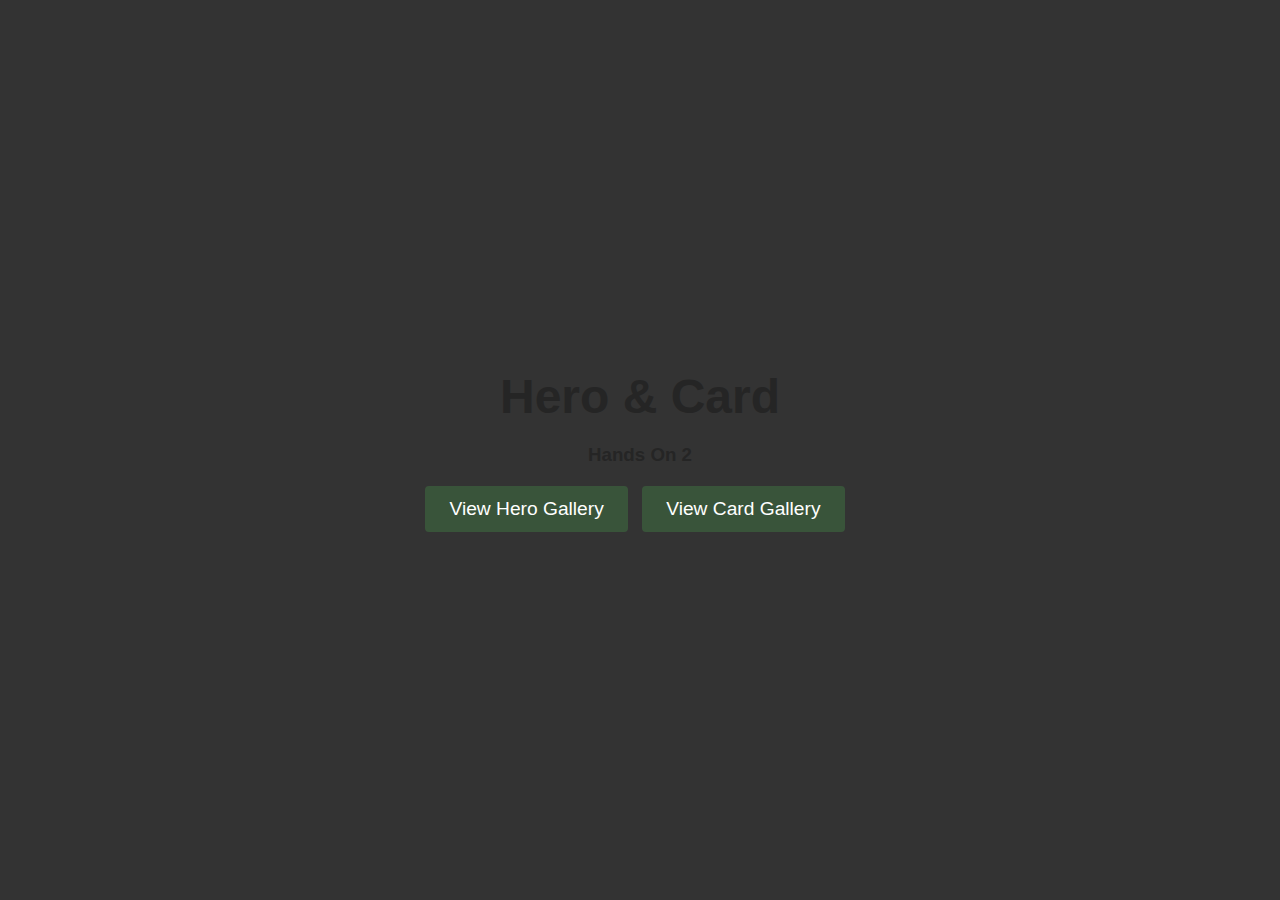
<file: index.html>
<!DOCTYPE html>
<html lang="en">
<head>
    <meta charset="UTF-8">
    <meta name="viewport" content="width=device-width, initial-scale=1.0">
    <title>Hero & Cards Demo</title>
    <link rel="stylesheet" href="./assets/css/style.css">
    <link rel="stylesheet" href="./assets/css/header.css">
</head>
<body>
   

    <section class="hero">
        <h2>Hero & Card</h2>
        <h3>Hands On 2</h3>
        <div class="button-container">
            <a href="./pages/hero1/index.html" class="button">View Hero Gallery</a>
            <a href="./pages/card-gallery/index.html" class="button">View Card Gallery</a>
        </div>
    </section>

   
</body>
</html>
</file>
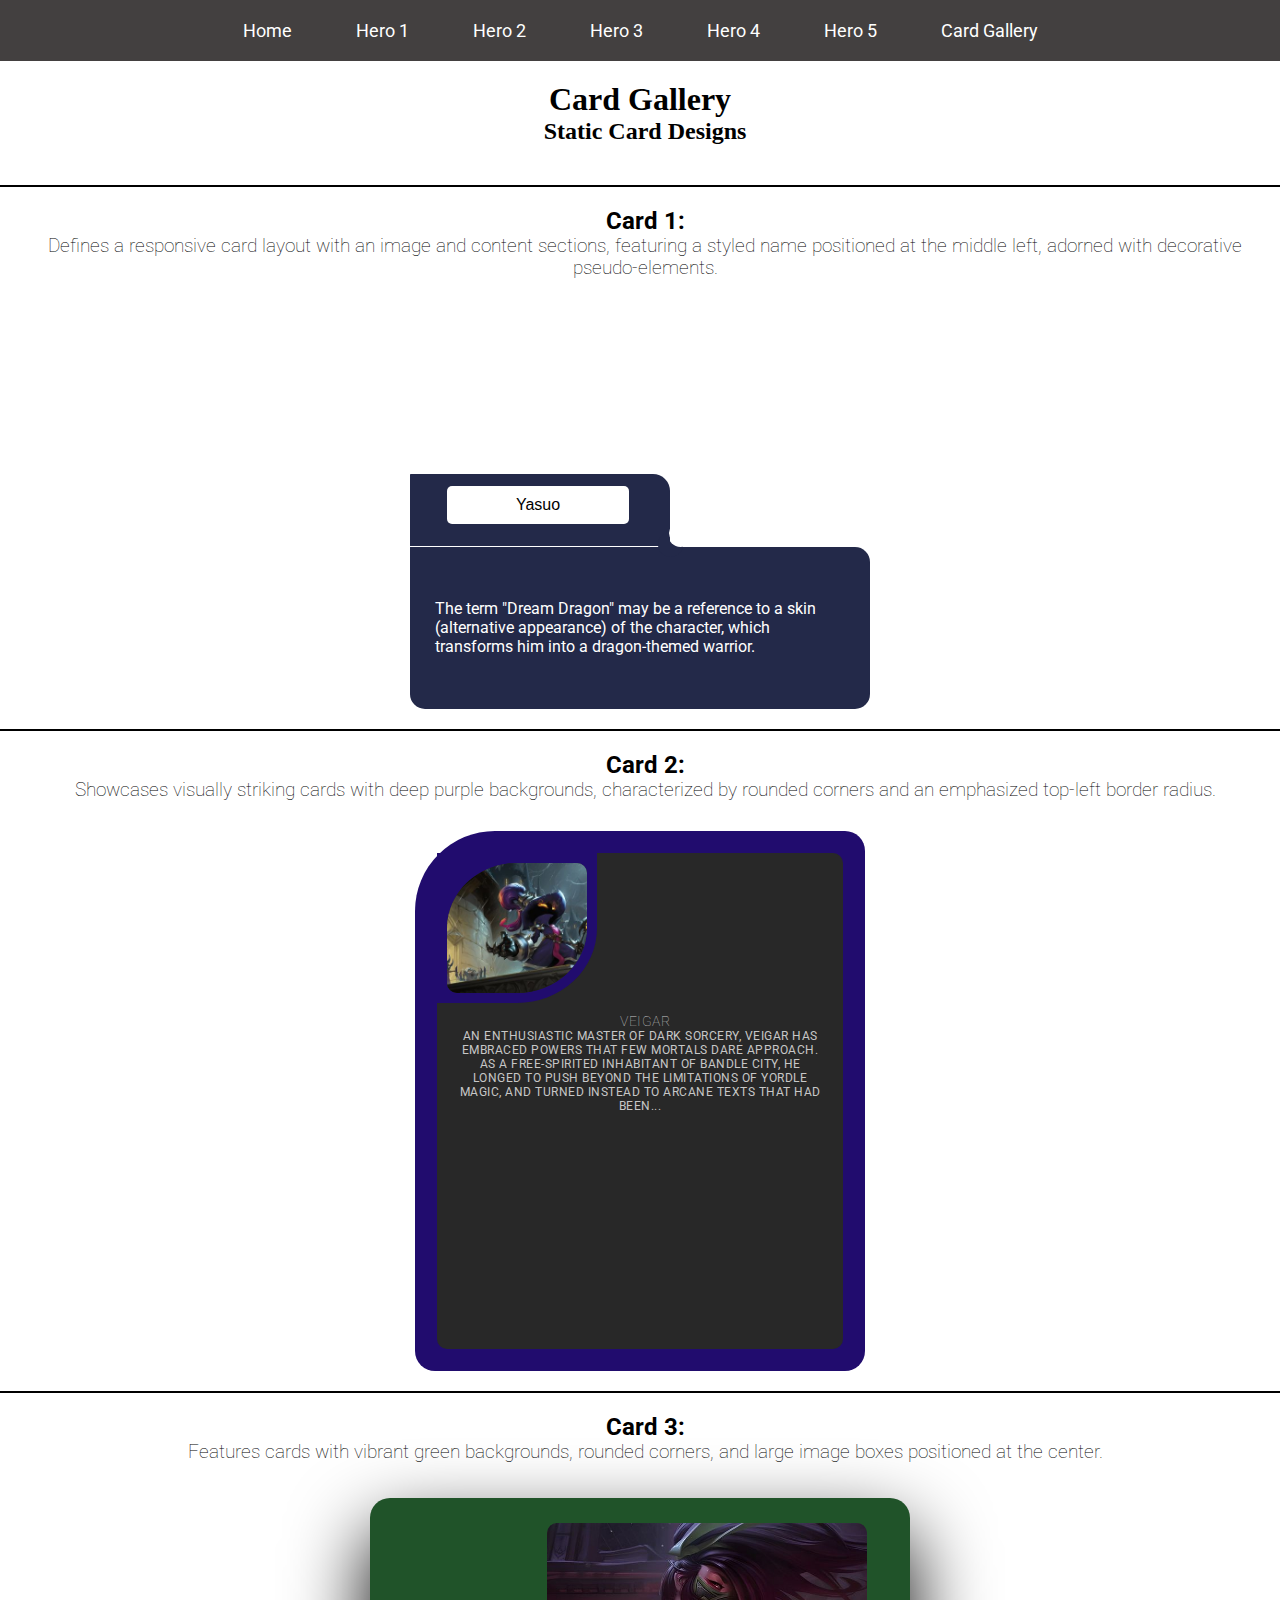
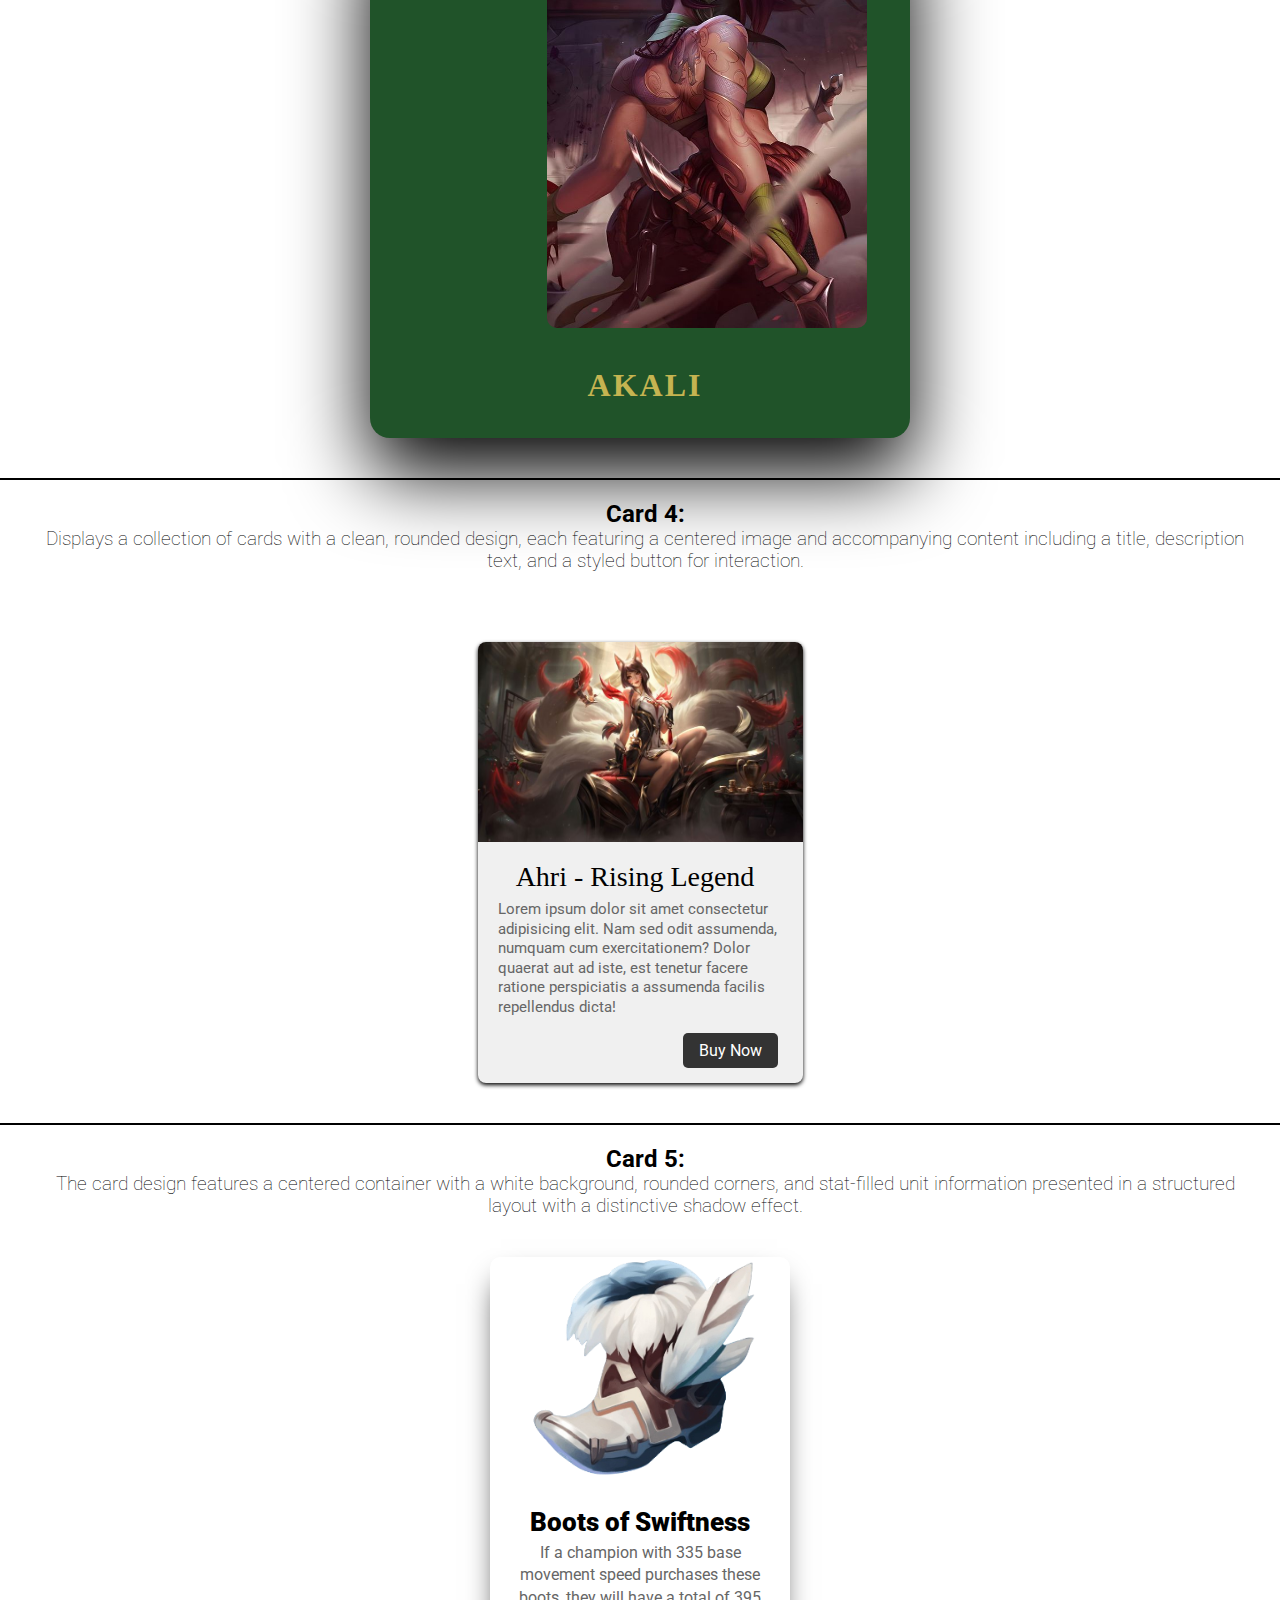
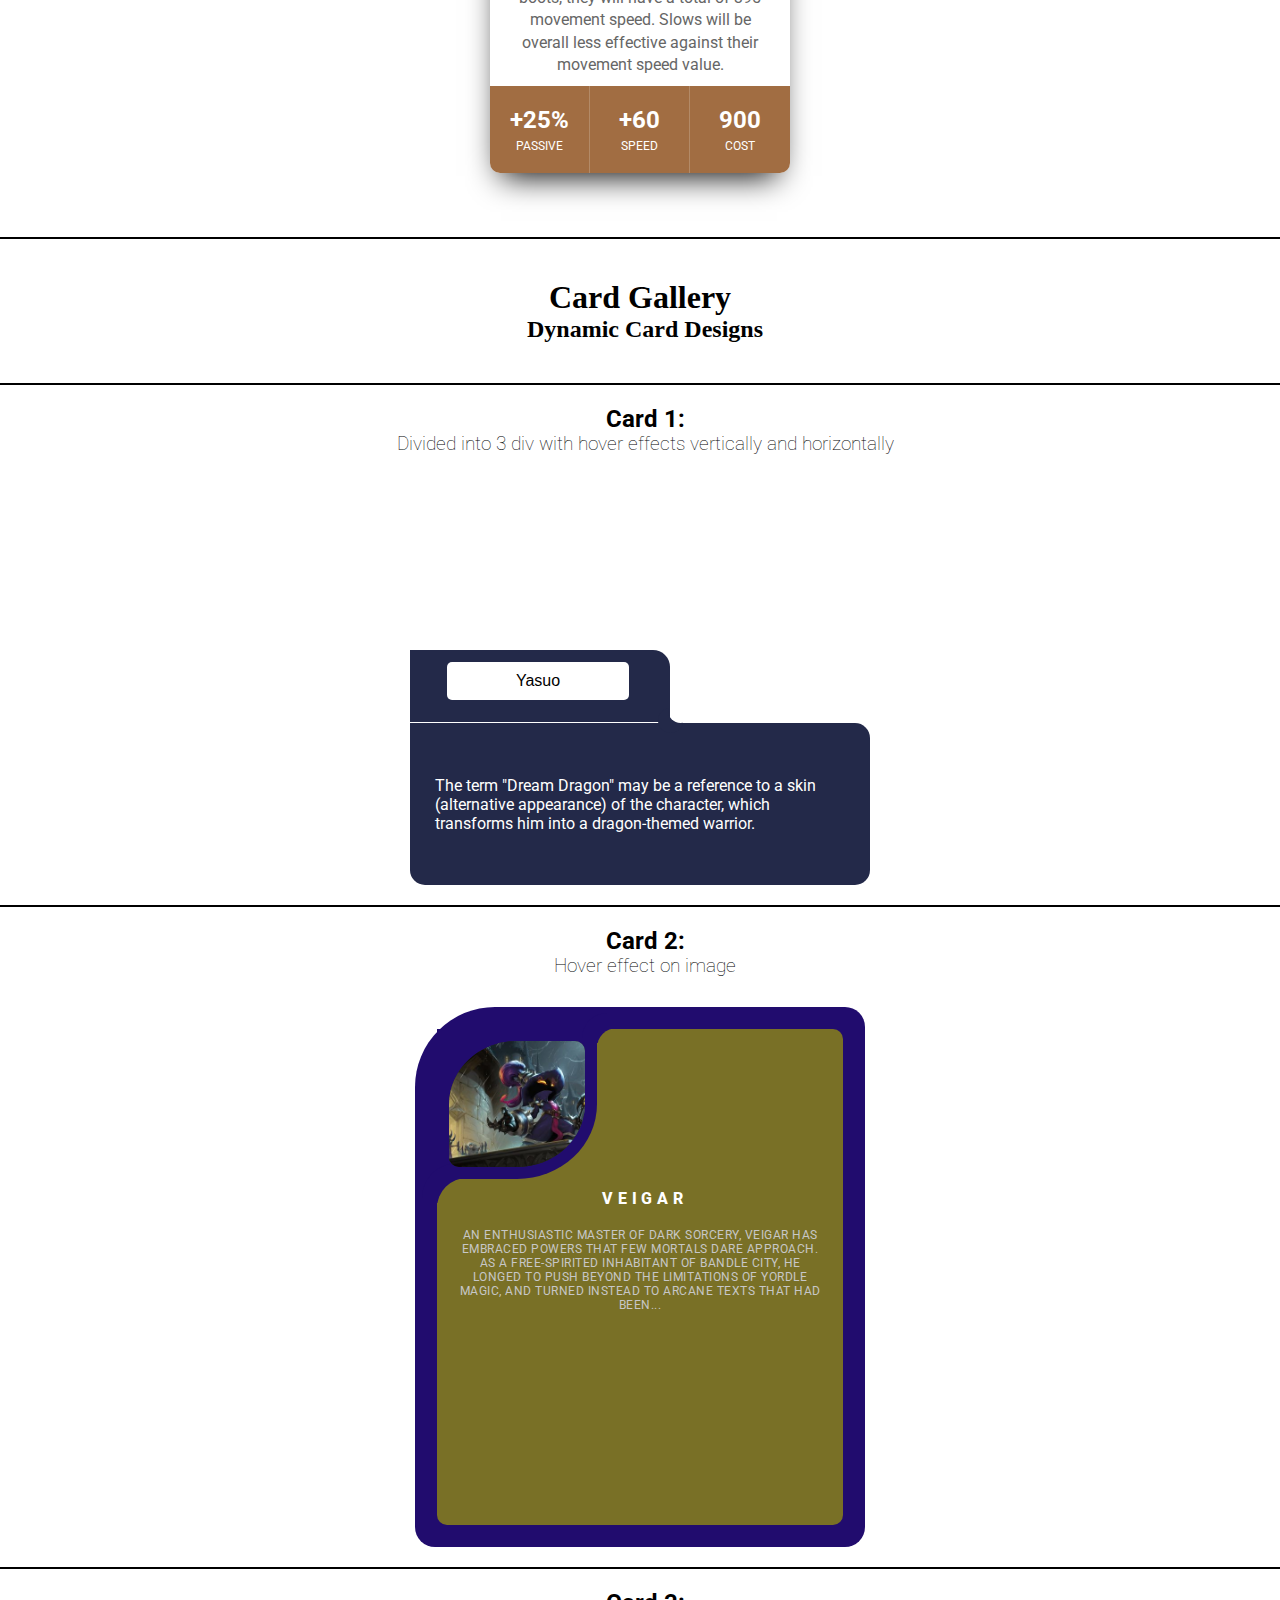
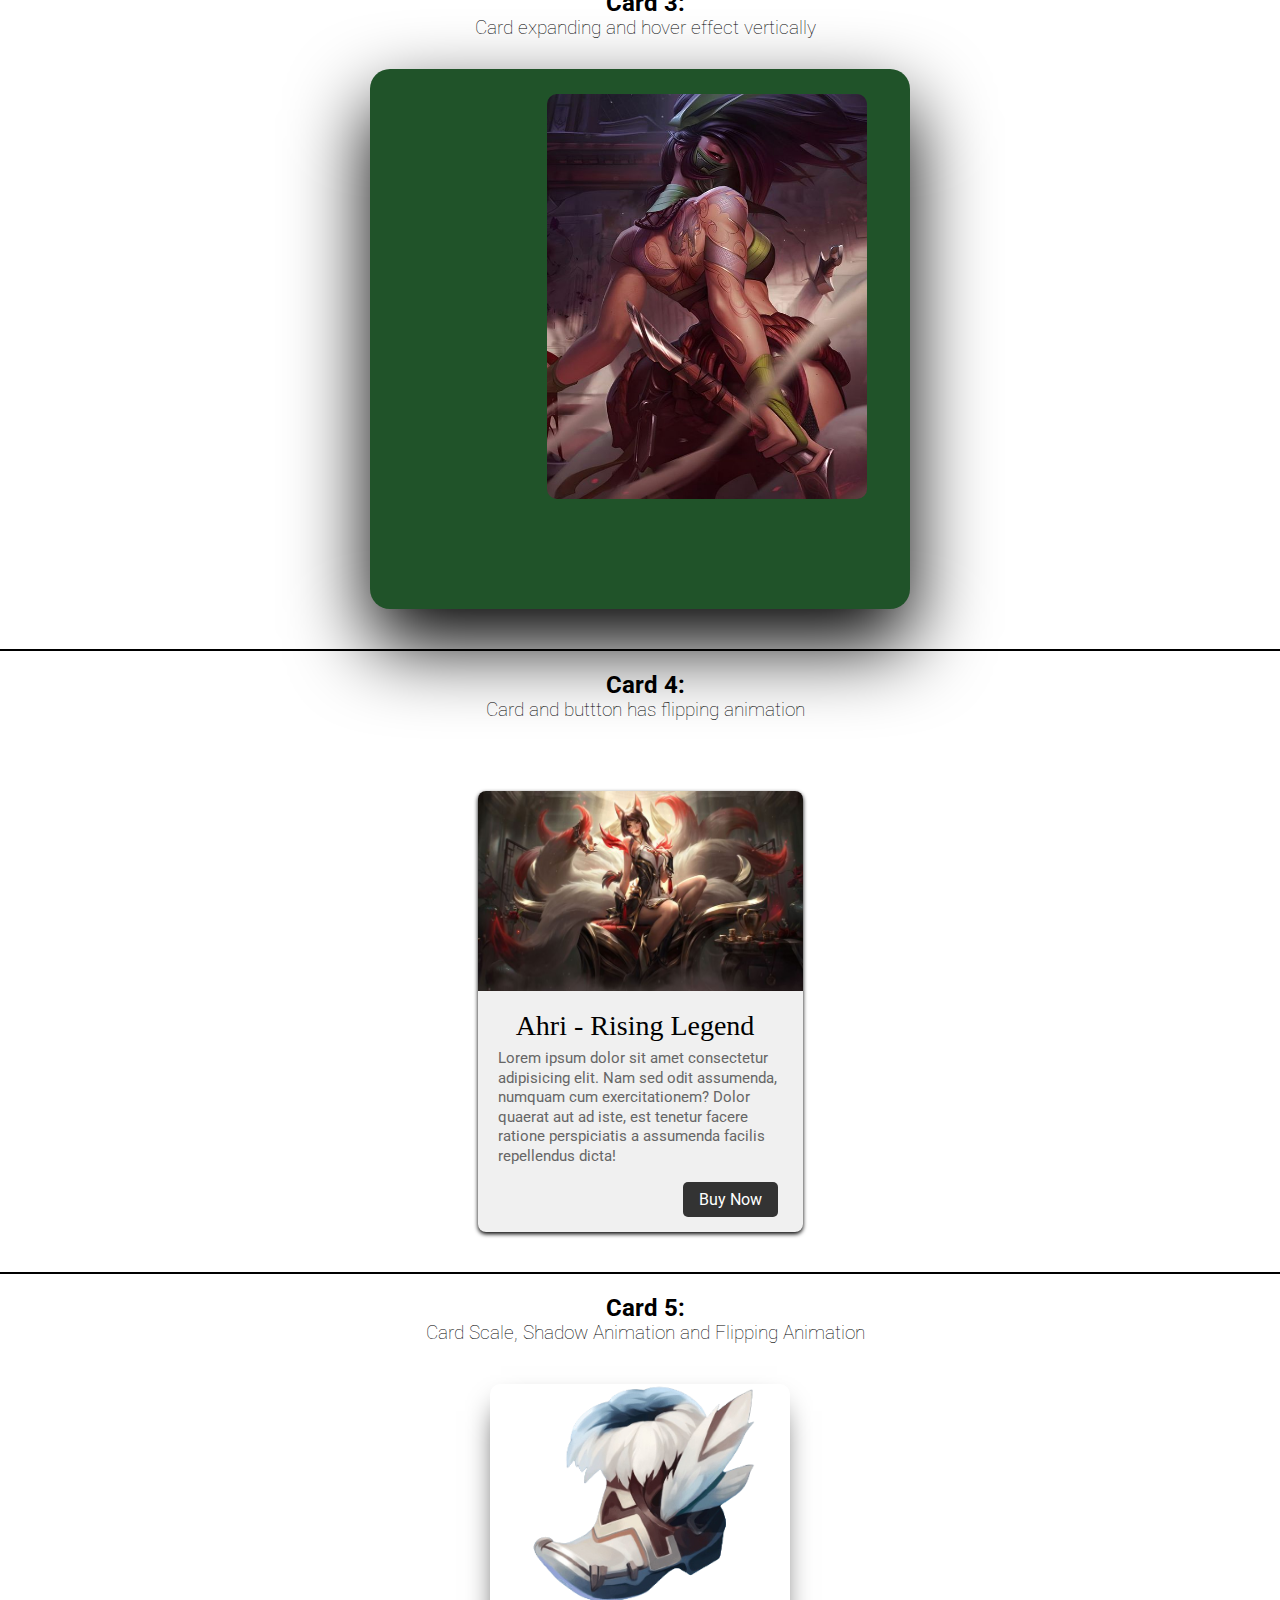
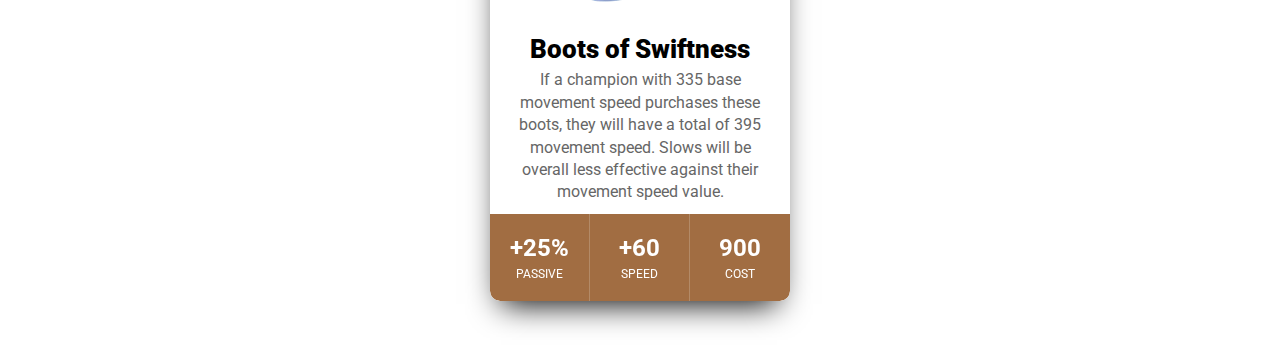
<file: pages/card-gallery/index.html>
<!DOCTYPE html>
<html lang="en">
<head>
    <meta charset="UTF-8">
    <meta name="viewport" content="width=device-width, initial-scale=1.0">
    <link rel="stylesheet" href="https://fonts.googleapis.com/css2?family=Roboto:wght@400;700&display=swap">
    <link rel="stylesheet" href="../hero2/assets/css/header.css">
    <link rel="stylesheet" href="../card-gallery/assets/css/style.css">

    <title>Hands On 2</title>
</head>
<body>
    <header class="header">
        <nav>
            <ul>
                <li><a href="../../index.html">Home</a></li>
                <li><a href="../hero1/index.html">Hero 1</a></li>
                <li><a href="../hero2/index.html">Hero 2</a></li>
                <li><a href="../hero3/index.html">Hero 3</a></li>
                <li><a href="../hero4/index.html">Hero 4</a></li>
                <li><a href="../hero5/index.html">Hero 5</a></li>
                <li><a href="../card-gallery/index.html">Card Gallery</a></li>
            </ul>
        </nav>
    </header>

    <div class="header-page">
        <h1>Card Gallery</h1>
        <h2>Static Card Designs</h2>
    </div>

    <div class="section-divider"></div>
    <h2>Card 1:<h3> Defines a responsive card layout with an image and content sections, featuring a styled name positioned at the middle left, adorned with decorative pseudo-elements.</h3></h2>
    <section>
        <div class="card1">
            <div class="imgBx"></div>
            <div class="content">
                <p>The term "Dream Dragon" may be a reference to a skin (alternative appearance) of the character, which transforms him into a dragon-themed warrior.</p>
            </div>
            <span class="price">
                <a href="#">Yasuo </a>
            </span>
        </div>
    </section>

    <div class="section-divider"></div>
    <h2>Card 2: <h3>Showcases visually striking cards with deep purple backgrounds, characterized by rounded corners and an emphasized top-left border radius. </h3></h2>
    <section class="design 2"></section>
    <div class="container2">
        <div class="card2">
            <div class="box">
            <div class="icon">
                <div class="iconBox">
                    <img src="../../assets/img/veigar.jpg" alt="Icon Image"></div>
                </div>
                <div class="content2">
                <h3 class="veigar2">Veigar</h3>
                <p>An enthusiastic master of dark sorcery, Veigar has embraced powers that few mortals dare approach. As a free-spirited inhabitant of Bandle City, he longed to push beyond the limitations of yordle magic, and turned instead to arcane texts that had been...</p>
            </div>
            </div>
        </div>
    </div>

    <div class="section-divider"></div>
    <h2>Card 3: <h3>Features cards with vibrant green backgrounds, rounded corners, and large image boxes positioned at the center. </h3></h2>
    <section class="design 3">
    <div class="container3">
        <div class="card3">
            <div class="imageBox3">
                <img src="../../assets/img/akali2.jpg">
            </div>
            <div class="content3">
                <h2>AKALI</h2>
                <p>Abandoning the Kinkou Order and her title of the Fist of Shadow, Akali now strikes alone, ready to be the deadly weapon her people need. </p>
            </div>
        </div>
    </div>
</section>


<div class="section-divider"></div>
<h2>Card 4: <h3>Displays a collection of cards with a clean, rounded design, each featuring a centered image and accompanying content including a title, description text, and a styled button for interaction.</h3></h2>
<section class="design 4">
    <div class="card4-container">
        <div class="card4">
            <img src="../../assets/img/ahri.jpg" class="ahri">
            <div class="card4-content">
                <h3>Ahri - Rising Legend </h3>
                <p>Lorem ipsum dolor sit amet consectetur adipisicing elit. Nam sed odit assumenda, numquam cum exercitationem? Dolor quaerat aut ad iste, est tenetur facere ratione perspiciatis a assumenda facilis repellendus dicta!</p>
                <a href="" class="button4">Buy Now</a>
            </div>
        </div>
    </div>
</section>


<div class="section-divider"></div>
    <h2>Card 5: <h3>The card design features a centered container with a white background, rounded corners, and stat-filled unit information presented in a structured layout with a distinctive shadow effect.</h3></h2>
    <section class="slide-container">

        <div class="wrapper">
          <div class="clash-card-barbarian">
            <div class="clash-card__image clash-card__image--barbarian">
              <img src="../../assets/img/boots.png" alt="barbarian" />
            </div>
            <div class="clash-card__unit-name">Boots of Swiftness</div>
            <div class="clash-card__unit-description">
                If a champion with 335 base movement speed purchases these boots, they will have a total of 395 movement speed. Slows will be overall less effective against their movement speed value.
            </div>
      
            <div class="clash-card__unit-stats clash-card__unit-stats--barbarian clearfix">
              <div class="one-third">
                <div class="stat">+25%<sup></sup></div>
                <div class="stat-value">Passive</div>
              </div>
      
              <div class="one-third">
                <div class="stat">+60</div>
                <div class="stat-value">Speed</div>
              </div>
      
              <div class="one-third no-border">
                <div class="stat">900</div>
                <div class="stat-value">Cost</div>
              </div>
            </div>
          </div> 
        </div> 
      
      </section> 

      <div class="section-divider"></div>
      <div class="header-page">
        <h1>Card Gallery</h1>
        <h2>Dynamic Card Designs</h2>
    </div>

    <div class="section-divider"></div>
      <h2>Card 1: <h3>Divided into 3 div with hover effects vertically and horizontally</h3></h2>
      <section>
          <div class="card1-dynamic">
              <div class="imgBx-dynamic"></div>
              <div class="content-dynamic">
                  <p>The term "Dream Dragon" may be a reference to a skin (alternative appearance) of the character, which transforms him into a dragon-themed warrior.</p>
              </div>
              <span class="price-dynamic">
                  <a href="#">Yasuo </a>
              </span>
          </div>
      </section>

      <div class="section-divider"></div>
      <h2>Card 2: <h3>Hover effect on image</h3></h2>
      <section class="design 2"></section>
      <div class="container2-dynamic">
          <div class="card2-dynamic">
              <div class="box-dynamic">
              <div class="icon-dynamic">
                  <div class="iconBox-dynamic">
                      <img src="../../assets/img/veigar.jpg" alt="Icon Image"></div>
                  </div>
                  <div class="content2-dynamic">
                  <h3>Veigar</h3>
                  <p>An enthusiastic master of dark sorcery, Veigar has embraced powers that few mortals dare approach. As a free-spirited inhabitant of Bandle City, he longed to push beyond the limitations of yordle magic, and turned instead to arcane texts that had been...</p>
              </div>
              </div>
          </div>
      </div>
      

      <div class="section-divider"></div>
    <h2>Card 3: <h3>Card expanding and hover effect vertically </h3></h2>
    <section class="design 3">
    <div class="container3-dynamic">
        <div class="card3-dynamic">
            <div class="imageBox3-dynamic">
                <img src="../../assets/img/akali2.jpg">
            </div>
            <div class="content3-dynamic">
                <h2>AKALI</h2>
                <p>Abandoning the Kinkou Order and her title of the Fist of Shadow, Akali now strikes alone, ready to be the deadly weapon her people need. </p>
            </div>
        </div>
    </div>
</section>

<div class="section-divider"></div>
<h2>Card 4: <h3>Card and buttton has flipping animation</h3> </h2>
<section class="design 4">
    <div class="card4-container4">
        <div class="card4-4">
            <img src="../../assets/img/ahri.jpg" class="ahri">
            <div class="card4-content4">
                <h3>Ahri - Rising Legend </h3>
                <p>Lorem ipsum dolor sit amet consectetur adipisicing elit. Nam sed odit assumenda, numquam cum exercitationem? Dolor quaerat aut ad iste, est tenetur facere ratione perspiciatis a assumenda facilis repellendus dicta!</p>
                <a href="" class="button4-4">Buy Now</a>
            </div>
        </div>
    </div>
</section>

<div class="section-divider"></div>
<h2>Card 5: <h3>Card Scale, Shadow Animation and Flipping Animation</h3></h2>
<section class="slide-container-5"> 
    <div class="wrapper-5">
        <div class="clash-card-barbarian-5"> 
            <div class="clash-card__image-5 clash-card__image--barbarian-5"> 
                <img src="../../assets/img/boots.png" alt="barbarian" />
            </div>
            <div class="clash-card__unit-name-5">Boots of Swiftness</div>
            <div class="clash-card__unit-description-5">
                If a champion with 335 base movement speed purchases these boots, they will have a total of 395 movement speed. Slows will be overall less effective against their movement speed value.
            </div>
      
            <div class="clash-card__unit-stats-5 clash-card__unit-stats--barbarian-5 clearfix-5"> 
                <div class="one-third-5"> 
                    <div class="stat-5">+25%<sup></sup></div> 
                    <div class="stat-value-5">Passive</div>
                </div>
      
                <div class="one-third-5">
                    <div class="stat-5">+60</div>
                    <div class="stat-value-5">Speed</div>
                </div>
      
                <div class="one-third-5 no-border-5"> 
                    <div class="stat-5">900</div>
                    <div class="stat-value-5">Cost</div>
                </div>
            </div>
        </div> 
    </div> 
</section>

</body>
</html>
</file>
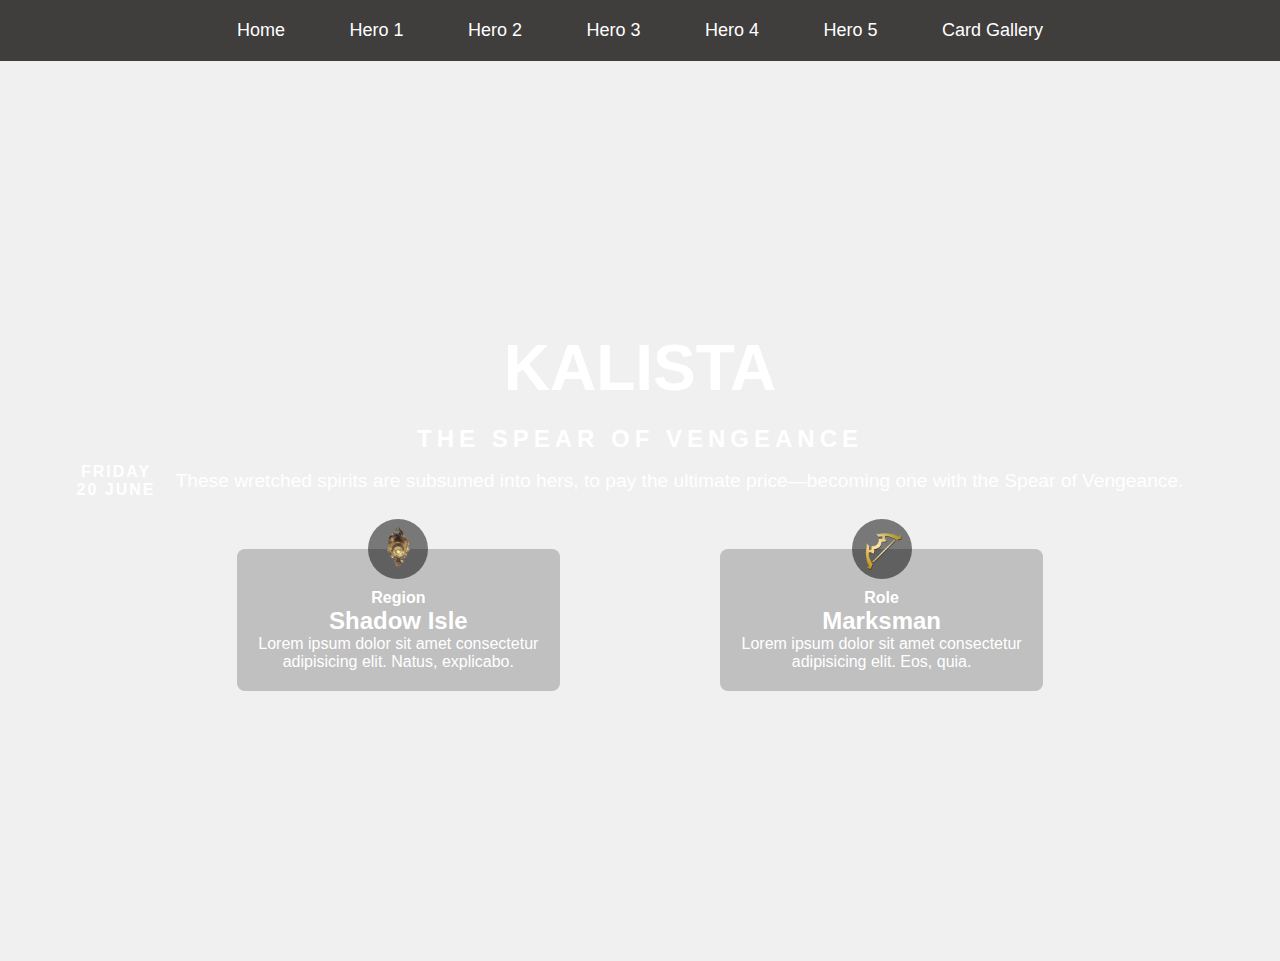
<file: pages/hero1/index.html>
<!DOCTYPE html>
<html lang="en">
<head>
    <meta charset="UTF-8">
    <meta name="viewport" content="width=device-width, initial-scale=1.0">
    <title>Hero-2 Unique Style</title>
    <link rel="stylesheet" href="../hero2/assets/css/header.css">
    <link rel="stylesheet" href="../hero1/assets/css/style.css">
</head>
<body>
    <header class="header">
        <nav>
            <ul>
                <li><a href="../../index.html">Home</a></li>
                <li><a href="../hero1/index.html">Hero 1</a></li>
                <li><a href="../hero2/index.html">Hero 2</a></li>
                <li><a href="../hero3/index.html" class="active">Hero 3</a></li>
                <li><a href="../hero4/index.html">Hero 4</a></li>
                <li><a href="../hero5/index.html">Hero 5</a></li>
                <li><a href="../card-gallery/index.html">Card Gallery</a></li>
            </ul>
        </nav>
    </header>

    <section class="hero">
        <div class="background"></div>
        <div class="content">
            <h1 class="title">Kalista</h1>
            <h3 class="subtitle2">The Spear of Vengeance</h3>
            <div class="details">
                <div class="date">
                    <p class="day">FRIDAY</p>
                    <p class="month">20 June</p>
                </div>
                <div class="description">
                    <p class="text">These wretched spirits are subsumed into hers, to pay the ultimate price—becoming one with the Spear of Vengeance.</p>
                </div>
            </div>
            <div class="cards">
                <!-- Card League of Legends -->
                <div class="card-league">
                    <div class="typeIcon">
                        <img src="../../assets/img/region.png" alt="region">
                    </div>
                    <div class="role">
                        <div>
                            <h5><span-gettext-identifier="role-champ">Region</span></h5>
                        </div>
                    </div>
                    <h2 class="card-title">Shadow Isle</h2>
                    <p class="card-text">Lorem ipsum dolor sit amet consectetur adipisicing elit. Natus, explicabo.</p>
                </div>
    
                <!-- Card Champions -->
                <div class="card-champions">
                    <div class="typeIcon">
                        <img src="../../assets/img/mm-removebg-preview.png" alt="role">
                    </div>
                    <div class="role">
                        <div>
                            <h5><span-gettext-identifier="role-champ">Role</span></h5>
                        </div>
                    </div>
                    <h2 class="card-title">Marksman</h2>
                    <p class="card-text">Lorem ipsum dolor sit amet consectetur adipisicing elit. Eos, quia.</p>
                </div>
            </div>
        </div>
    </section>
    
    
</body>
</html>
</file>
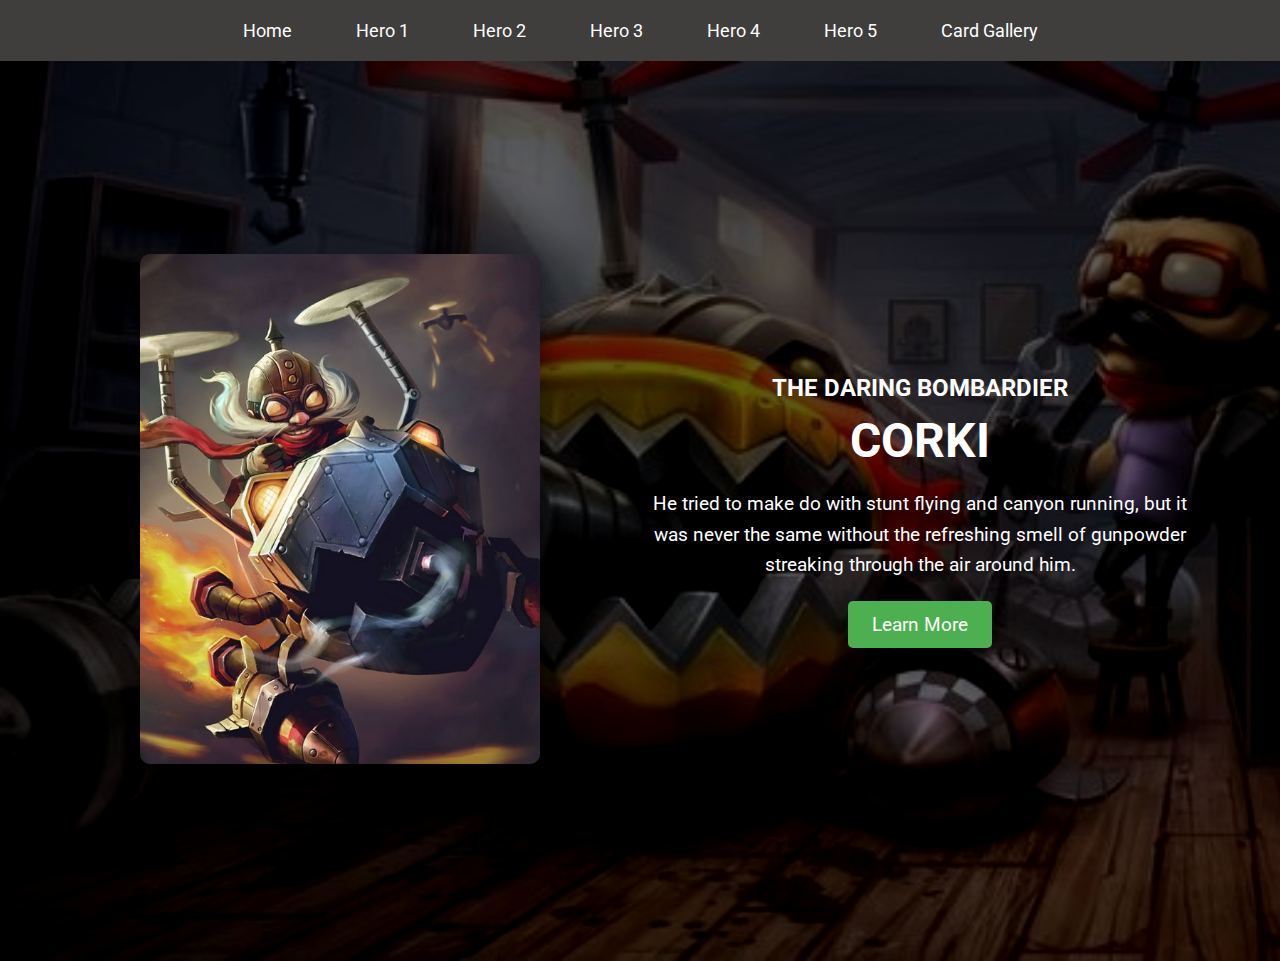
<file: pages/hero2/index.html>
<!DOCTYPE html>
<html lang="en">
<head>
    <meta charset="UTF-8">
    <meta name="viewport" content="width=device-width, initial-scale=1.0">
    <title>Hands On 2</title>
    <link rel="stylesheet" href="https://fonts.googleapis.com/css2?family=Roboto:wght@400;700&display=swap">
    <link rel="stylesheet" href="../hero2/assets/css/style.css">
    <link rel="stylesheet" href="../hero2/assets/css/header.css">
</head>
<body>
    <header class="header">
        <nav>
            <ul>
                <li><a href="../../index.html">Home</a></li>
                <li><a href="../hero1/index.html">Hero 1</a></li>
                <li><a href="../hero2/index.html">Hero 2</a></li>
                <li><a href="../hero3/index.html" class="active">Hero 3</a></li>
                <li><a href="../hero4/index.html">Hero 4</a></li>
                <li><a href="../hero5/index.html">Hero 5</a></li>
                <li><a href="../card-gallery/index.html">Card Gallery</a></li>
            </ul>
        </nav>
    </header>

    <section class="hero">
        <div class="background">
            <img src="../../assets/img/pp.jpg" alt="Background Image" class="background-image">
            <div class="overlay"></div>
        </div>
        <div class="content">
            <div class="left">
                <img src="../../assets/img/corki.jpg" alt="Character Image" class="character-image">
            </div>
            <div class="right">
                <div class="text-content">
                    <h2 class="subtitle">THE DARING BOMBARDIER</h2>
                    <h1 class="title">CORKI</h1>
                    <p class="description">He tried to make do with stunt flying and canyon running, but it was never the same without the refreshing smell of gunpowder streaking through the air around him.</p>
                    <a href="#" class="button">Learn More</a>
                </div>
            </div>
        </div>
    </section>
</body>
</html>
</file>
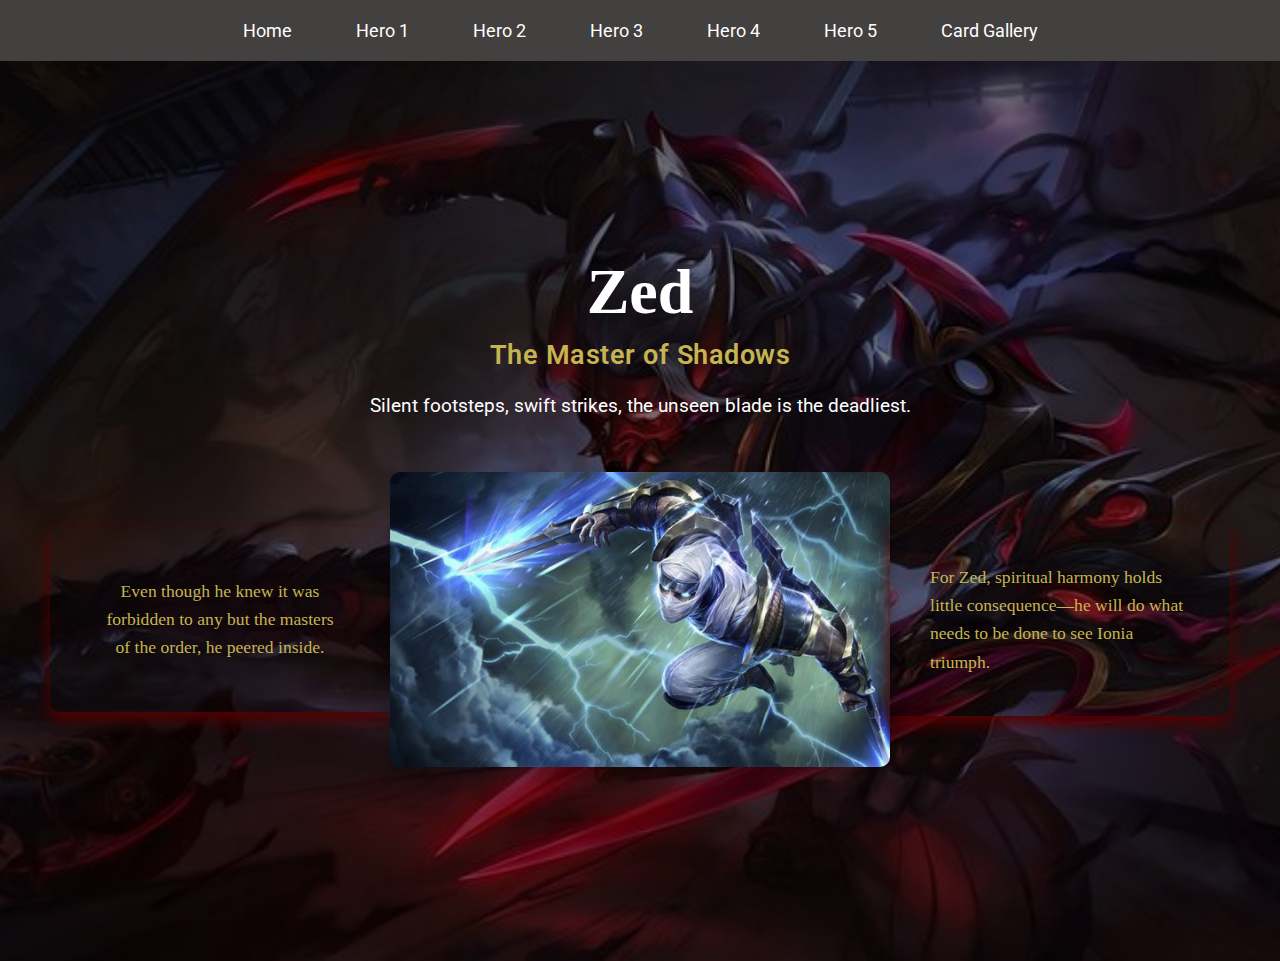
<file: pages/hero3/index.html>
<!DOCTYPE html>
<html lang="en">
<head>
    <meta charset="UTF-8">
    <meta name="viewport" content="width=device-width, initial-scale=1.0">
    <link rel="stylesheet" href="https://fonts.googleapis.com/css2?family=Roboto:wght@400;700&display=swap">
    <link rel="stylesheet" href="../hero2/assets/css/header.css">
    <link rel="stylesheet" href="../hero3/assets/css/style.css">

    <title>Hands On 2</title>
</head>
<body>
    <header class="header">
        <nav>
            <ul>
                <li><a href="../../index.html">Home</a></li>
                <li><a href="../hero1/index.html">Hero 1</a></li>
                <li><a href="../hero2/index.html">Hero 2</a></li>
                <li><a href="../hero3/index.html" class="active">Hero 3</a></li>
                <li><a href="../hero4/index.html">Hero 4</a></li>
                <li><a href="../hero5/index.html">Hero 5</a></li>
                <li><a href="../card-gallery/index.html">Card Gallery</a></li>
            </ul>
        </nav>
    </header>
   
    <section class="v">
        <div class="background">
            <img src="../../assets/img/zed.jpg" alt="Background Image" class="background-image">
            <div class="overlay"></div>
        </div>
        <div class="content">
            <div class="text-content">
                <h1 class="title">Zed</h1>
                <h3 class="subtitle">The Master of Shadows</h3>
                <p class="description">Silent footsteps, swift strikes, the unseen blade is the deadliest.</p>
            </div>
            <div class="mid">
                <div class="left-text">
                    <div class="left-overlay">
                        <p>
                            Even though he knew it was forbidden to any but the masters of the order, he peered inside.
                        </p>
                    </div>
                </div>
                <img src="../../assets/img/zed2.jpg" alt="Zed Image" class="zed">
                <div class="right-text">
                    <div class="right-overlay">
                        <p>
                            For Zed, spiritual harmony holds little consequence—he will do what needs to be done to see Ionia triumph.
                        </p>
                    </div>
                </div>
            </div>
        </div>
    </section>
</body>
</html>
</file>
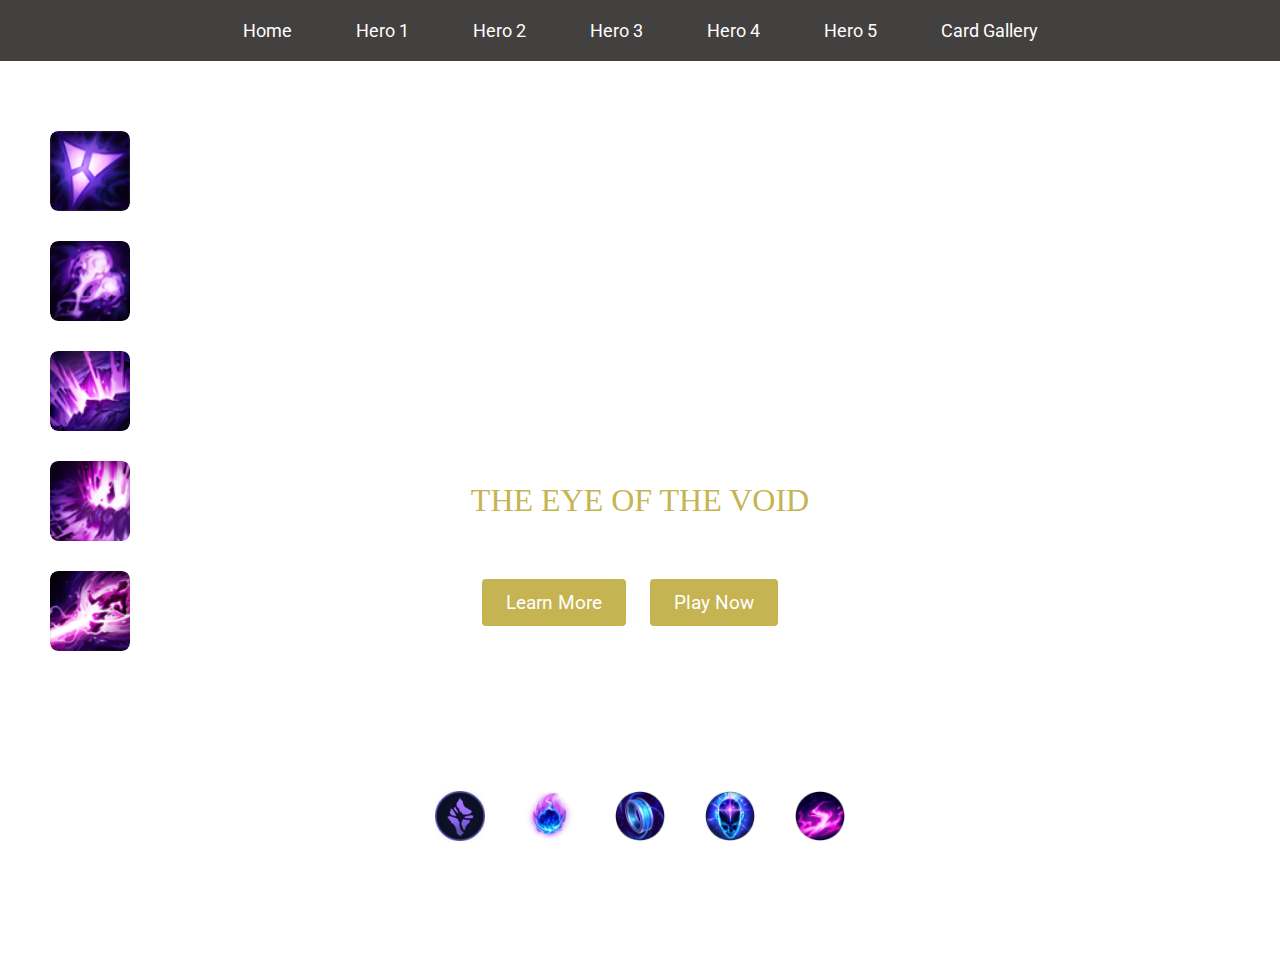
<file: pages/hero4/index.html>
<!DOCTYPE html>
<html lang="en">
<head>
    <meta charset="UTF-8">
    <meta name="viewport" content="width=device-width, initial-scale=1.0">
    <link rel="stylesheet" href="https://fonts.googleapis.com/css2?family=Roboto:wght@400;700&display=swap">
    <link href="https://fonts.googleapis.com/css2?family=Poppins:wght@300;400;500;600;700&display=swap" rel="stylesheet">
    <link href="https://fonts.googleapis.com/css2?family=Libre+Baskerville:ital,wght@0,400;0,700;1,400&display=swap" rel="stylesheet">
    <link rel="stylesheet" href="../hero2/assets/css/header.css">
    <link rel="stylesheet" href="../hero4/assets/css/style.css">

    <title>Hands On 2</title>
</head>
<body>
    <header class="header">
        <nav>
            <ul>
                <li><a href="../../index.html">Home</a></li>
                <li><a href="../hero1/index.html">Hero 1</a></li>
                <li><a href="../hero2/index.html">Hero 2</a></li>
                <li><a href="../hero3/index.html">Hero 3</a></li>
                <li><a href="../hero4/index.html">Hero 4</a></li>
                <li><a href="../hero5/index.html">Hero 5</a></li>
                <li><a href="../card-gallery/index.html">Card Gallery</a></li>
            </ul>
        </nav>
    </header>
    <section class="hero-4" style="background-image: url('https://c.tenor.com/tbZLvmmkfXcAAAAd/tenor.gif');">
        <div class="top-left">
            <div class="side-item">
                <div class="image-container1">
                    <img src="../../assets/img/velkoz-organic-deconstruction.webp" alt="Image 1">
                </div>
                <div class="text-container">
                    <h3>Organic Deconstruction</h3>
                </div>
            </div>
            <div class="side-item">
                <div class="image-container2">
                    <img src="../../assets/img/velkoz-plasma-fission.png" alt="Image 2">
                </div>
                <div class="text-container3">
                    <h3>Plasma Fission</h3>
                </div>
            </div>
            <div class="side-item">
                <div class="image-container3">
                    <img src="../../assets/img/velkoz-void-rift.png" alt="Image 3">
                </div>
                <div class="text-container5">
                    <h3>Void Rift</h3>
                </div>
            </div>
            <div class="side-item">
                <div class="image-container4">
                    <img src="../../assets/img/velkoz-tectonic-disruption.png" alt="Image 4">
                </div>
                <div class="text-container">
                    <h3>Tectonic Disruption</h3>
                </div>
            </div>
            <div class="side-item">
                <div class="image-container5">
                    <img src="../../assets/img/velkoz-life-form-disintegration-ray.png" alt="Image 5">
                </div>
                <div class="text-container">
                    <h3>Life Form Disintegration Ray</h3>
                    
                </div>
            </div>
        </div>
        
        <div class="content">
            <div class="text-container">
                <h1>VEL'KOZ</h1>
                <div class="section-divider"></div>
                <h2>THE EYE OF THE VOID</h2>
                <p>THE VOID</p>
            </div>
            <div class="button-container">
                <a href="#" class="button">Learn More</a>
                <a href="#" class="button">Play Now</a>
            </div>
        </div>
        
        <div class="bottom-center">
            <div class="image-container">
                <img src="../../assets/img/sorcery.webp" alt="Image 1">
            </div>
            <div class="image-container">
                <img src="../../assets/img/arcane-comet.webp" alt="Image 2">
            </div>
            <div class="image-container">
                <img src="../../assets/img/manaflow-band.webp" alt="Image 3">
            </div>
            <div class="image-container">
                <img src="../../assets/img/transcendence.webp" alt="Image 4">
            </div>
            <div class="image-container">
                <img src="../../assets/img/scorch.webp" alt="Image 5">
            </div>
        </div>
    </section>
    
</body>
</html>
</file>
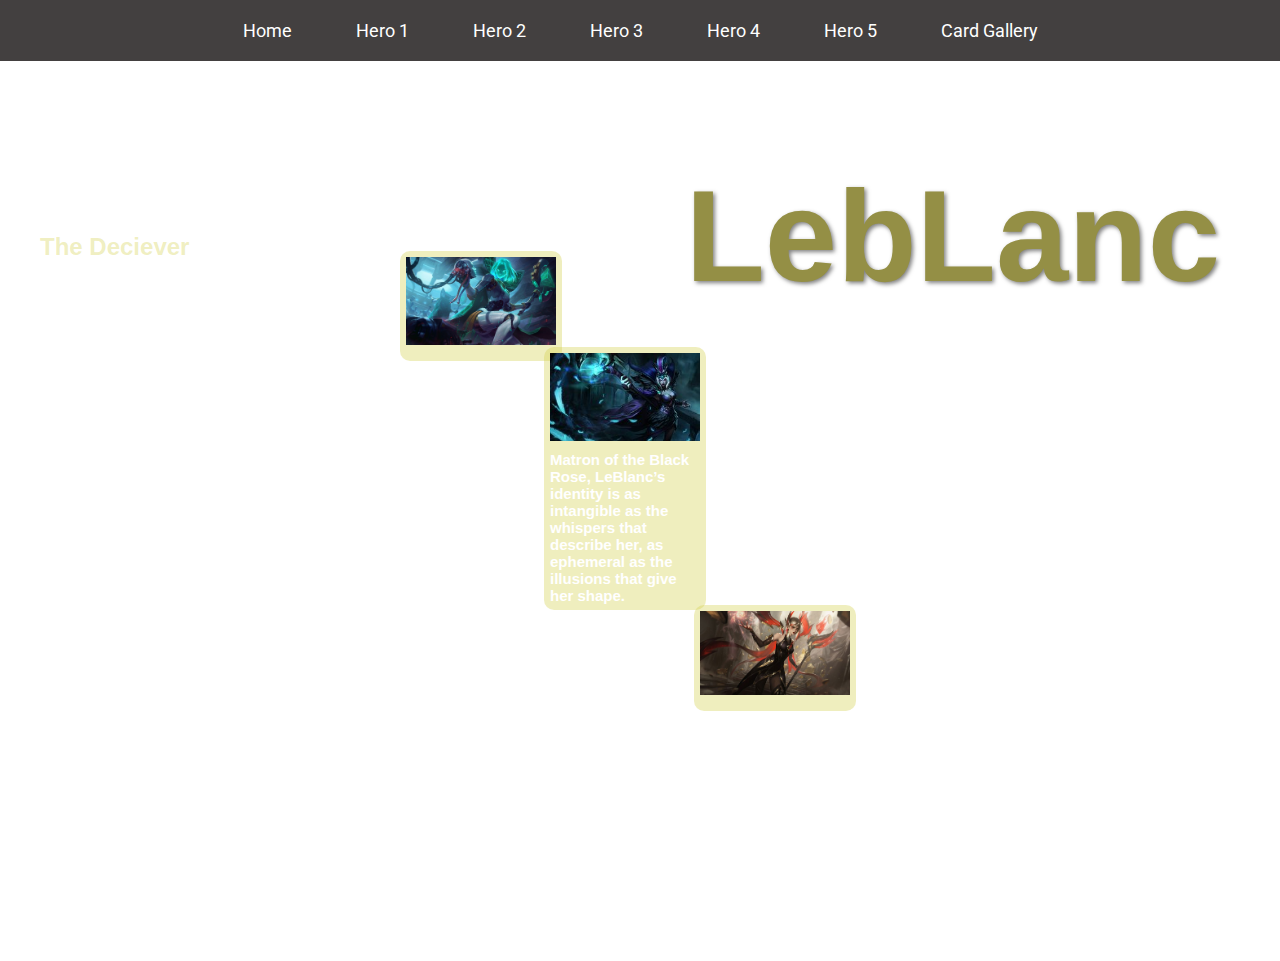
<file: pages/hero5/index.html>
<!DOCTYPE html>
<html lang="en">
<head>
    <meta charset="UTF-8">
    <meta name="viewport" content="width=device-width, initial-scale=1.0">
    <link rel="stylesheet" href="https://fonts.googleapis.com/css2?family=Roboto:wght@400;700&display=swap">
    <link rel="stylesheet" href="../hero2/assets/css/header.css">
    <link rel="stylesheet" href="../hero5/assets/css/style.css">

    <title>Hands On 2</title>
</head>
<body>
    <header class="header">
        <nav>
            <ul>
                <li><a href="../../index.html">Home</a></li>
                <li><a href="../hero1/index.html">Hero 1</a></li>
                <li><a href="../hero2/index.html">Hero 2</a></li>
                <li><a href="../hero3/index.html">Hero 3</a></li>
                <li><a href="../hero4/index.html">Hero 4</a></li>
                <li><a href="../hero5/index.html">Hero 5</a></li>
                <li><a href="../card-gallery/index.html">Card Gallery</a></li>
            </ul>
        </nav>
    </header>
    <section class="hero">
    <div class="hero1-content">
        <h1>LEBLANC </h1>
        <h3>The Deciever</h3>
        <p class="desc">Her actions have pushed Runeterra to the brink of all-out war many times. In the wake of desperate campaigns across the Freljord, on Targon’s peaks, and deep in Shurima’s deserts, the darkest magic has begun to spread once more, circling closer and closer to Noxus. Whether LeBlanc is still the same pale sorceress who betrayed the Iron Revenant, or merely one of countless hollow reflections, her influence clearly stems from ancient roots.</p>
    </div>

    <div class="name">
        <h1>LebLanc</h1>
       
    </div>

    <div class="hero1-content2">
        <h1>SKILLS</h1>
        <h3>Uniquely skilled among the revenant’s inner circle before she betrayed him, the sorceress pledged to neutralize the source of his power, the Immortal Bastion, cutting him off from the well of death that fueled his nightmarish empire. </h3>
    </div>

    <div class="img-container">
        <div class="desc2">
            <img src="../../assets/img/leb.jpg" alt="Description Image">
            <h3>Matron of the Black Rose, LeBlanc’s identity is as intangible as the whispers that describe her, as ephemeral as the illusions that give her shape.</h3>
        </div>
        <div class="cont1">
            <img src="../../assets/img/leb2.jpg" alt="Content 1 Image">
        </div>
        <div class="cont2">
            <img src="../../assets/img/leb3.jpg" alt="Content 2 Image">
        </div>
    </div>
</section>

   
    

    

</body>
</html>
</file>
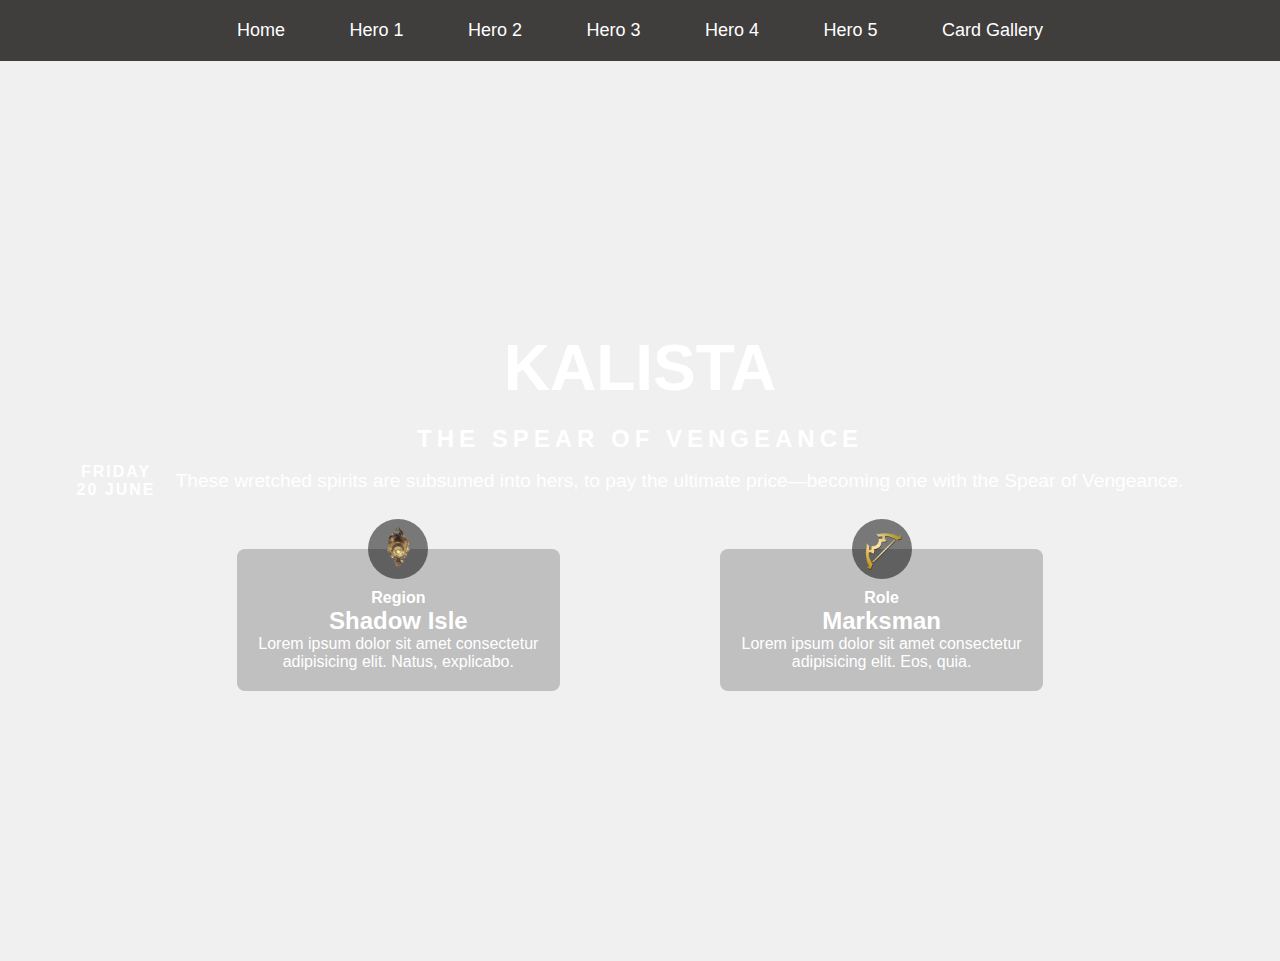
<file: pages/page1/index.html>
<!DOCTYPE html>
<html lang="en">
<head>
    <meta charset="UTF-8">
    <meta name="viewport" content="width=device-width, initial-scale=1.0">
    <title>Hero-2 Unique Style</title>
    <link rel="stylesheet" href="../page2/assets/css/header.css">
    <link rel="stylesheet" href="../page1/assets/css/style.css">
</head>
<body>
    <header class="header">
        <nav>
            <ul>
                <li><a href="../../index.html">Home</a></li>
                <li><a href="../page1/index.html">Hero 1</a></li>
                <li><a href="../page2/index.html">Hero 2</a></li>
                <li><a href="../page3/index.html" class="active">Hero 3</a></li>
                <li><a href="../page4/index.html">Hero 4</a></li>
                <li><a href="../page5/index.html">Hero 5</a></li>
                <li><a href="../card-gallery/index.html">Card Gallery</a></li>
            </ul>
        </nav>
    </header>

    <section class="hero">
        <div class="background"></div>
        <div class="content">
            <h1 class="title">Kalista</h1>
            <h3 class="subtitle2">The Spear of Vengeance</h3>
            <div class="details">
                <div class="date">
                    <p class="day">FRIDAY</p>
                    <p class="month">20 June</p>
                </div>
                <div class="description">
                    <p class="text">These wretched spirits are subsumed into hers, to pay the ultimate price—becoming one with the Spear of Vengeance.</p>
                </div>
            </div>
            <div class="cards">
                <!-- Card League of Legends -->
                <div class="card-league">
                    <div class="typeIcon">
                        <img src="../../assets/img/region.png" alt="region">
                    </div>
                    <div class="role">
                        <div>
                            <h5><span-gettext-identifier="role-champ">Region</span></h5>
                        </div>
                    </div>
                    <h2 class="card-title">Shadow Isle</h2>
                    <p class="card-text">Lorem ipsum dolor sit amet consectetur adipisicing elit. Natus, explicabo.</p>
                </div>
    
                <!-- Card Champions -->
                <div class="card-champions">
                    <div class="typeIcon">
                        <img src="../../assets/img/mm-removebg-preview.png" alt="role">
                    </div>
                    <div class="role">
                        <div>
                            <h5><span-gettext-identifier="role-champ">Role</span></h5>
                        </div>
                    </div>
                    <h2 class="card-title">Marksman</h2>
                    <p class="card-text">Lorem ipsum dolor sit amet consectetur adipisicing elit. Eos, quia.</p>
                </div>
            </div>
        </div>
    </section>
    
    
</body>
</html>
</file>
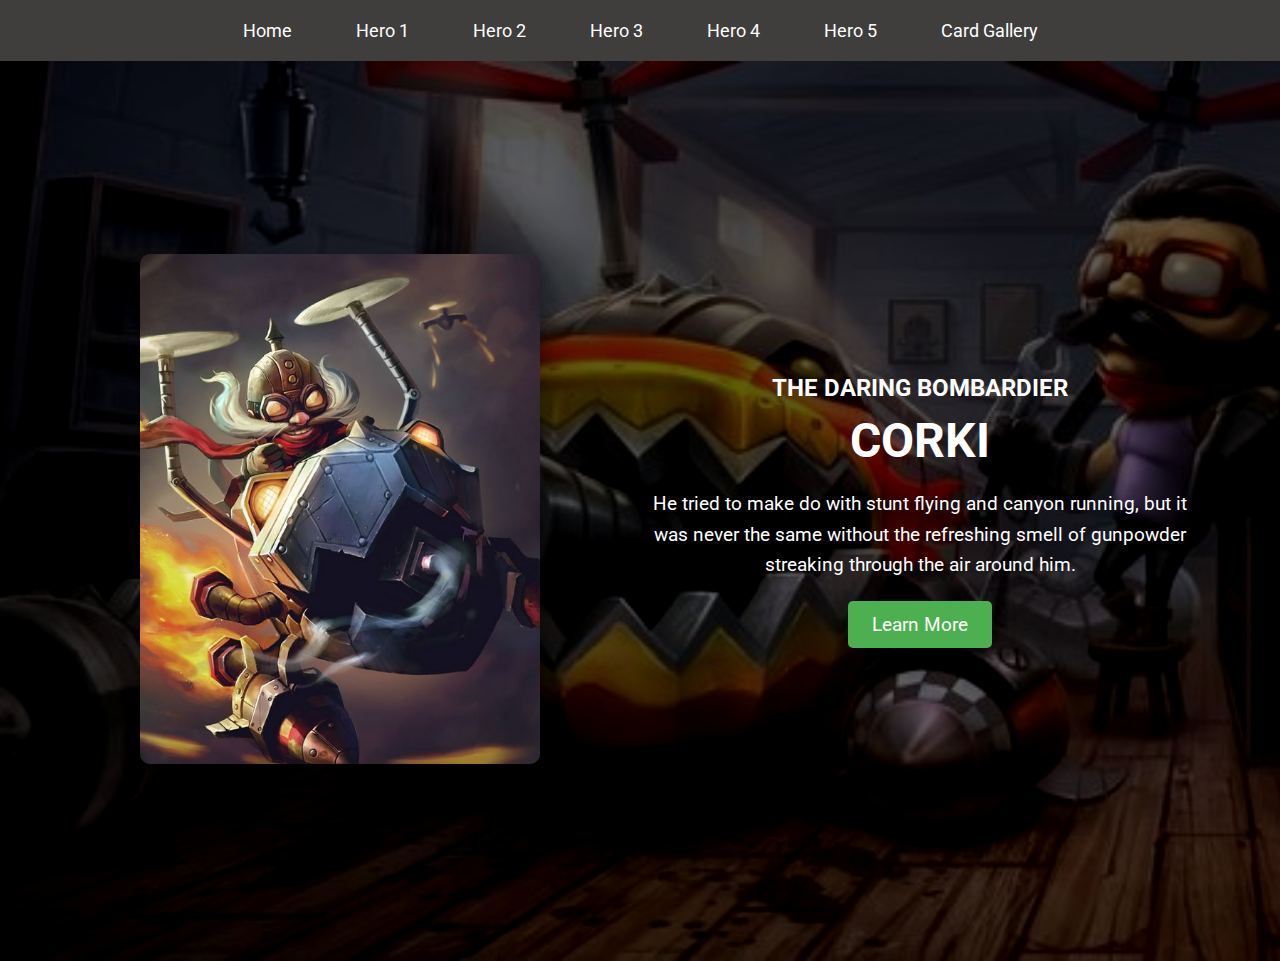
<file: pages/page2/index.html>
<!DOCTYPE html>
<html lang="en">
<head>
    <meta charset="UTF-8">
    <meta name="viewport" content="width=device-width, initial-scale=1.0">
    <title>Hands On 2</title>
    <link rel="stylesheet" href="https://fonts.googleapis.com/css2?family=Roboto:wght@400;700&display=swap">
    <link rel="stylesheet" href="../page2/assets/css/style.css">
    <link rel="stylesheet" href="../page2/assets/css/header.css">
</head>
<body>
    <header class="header">
        <nav>
            <ul>
                <li><a href="../../index.html">Home</a></li>
                <li><a href="../page1/index.html">Hero 1</a></li>
                <li><a href="../page2/index.html">Hero 2</a></li>
                <li><a href="../page3/index.html" class="active">Hero 3</a></li>
                <li><a href="../page4/index.html">Hero 4</a></li>
                <li><a href="../page5/index.html">Hero 5</a></li>
                <li><a href="../card-gallery/index.html">Card Gallery</a></li>
            </ul>
        </nav>
    </header>

    <section class="hero">
        <div class="background">
            <img src="../../assets/img/pp.jpg" alt="Background Image" class="background-image">
            <div class="overlay"></div>
        </div>
        <div class="content">
            <div class="left">
                <img src="../../assets/img/corki.jpg" alt="Character Image" class="character-image">
            </div>
            <div class="right">
                <div class="text-content">
                    <h2 class="subtitle">THE DARING BOMBARDIER</h2>
                    <h1 class="title">CORKI</h1>
                    <p class="description">He tried to make do with stunt flying and canyon running, but it was never the same without the refreshing smell of gunpowder streaking through the air around him.</p>
                    <a href="#" class="button">Learn More</a>
                </div>
            </div>
        </div>
    </section>
</body>
</html>
</file>
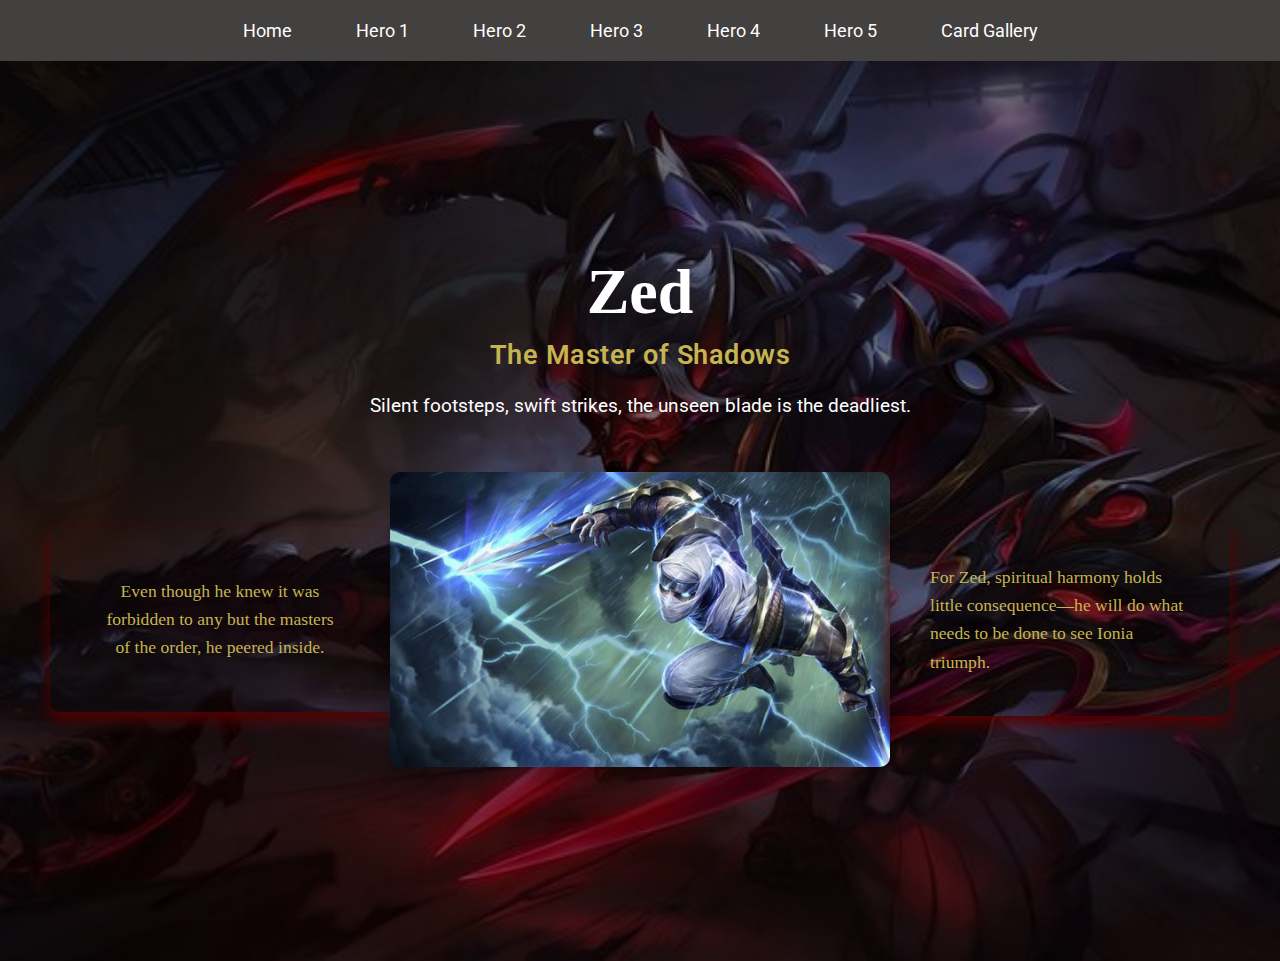
<file: pages/page3/index.html>
<!DOCTYPE html>
<html lang="en">
<head>
    <meta charset="UTF-8">
    <meta name="viewport" content="width=device-width, initial-scale=1.0">
    <link rel="stylesheet" href="https://fonts.googleapis.com/css2?family=Roboto:wght@400;700&display=swap">
    <link rel="stylesheet" href="../page2/assets/css/header.css">
    <link rel="stylesheet" href="../page3/assets/css/style.css">

    <title>Hands On 2</title>
</head>
<body>
    <header class="header">
        <nav>
            <ul>
                <li><a href="../index.html">Home</a></li>
                <li><a href="../page1/index.html">Hero 1</a></li>
                <li><a href="../page2/index.html">Hero 2</a></li>
                <li><a href="../page3/index.html" class="active">Hero 3</a></li>
                <li><a href="../page4/index.html">Hero 4</a></li>
                <li><a href="../page5/index.html">Hero 5</a></li>
                <li><a href="../card-gallery/index.html">Card Gallery</a></li>
            </ul>
        </nav>
    </header>
   
    <section class="v">
        <div class="background">
            <img src="../../assets/img/zed.jpg" alt="Background Image" class="background-image">
            <div class="overlay"></div>
        </div>
        <div class="content">
            <div class="text-content">
                <h1 class="title">Zed</h1>
                <h3 class="subtitle">The Master of Shadows</h3>
                <p class="description">Silent footsteps, swift strikes, the unseen blade is the deadliest.</p>
            </div>
            <div class="mid">
                <div class="left-text">
                    <div class="left-overlay">
                        <p>
                            Even though he knew it was forbidden to any but the masters of the order, he peered inside.
                        </p>
                    </div>
                </div>
                <img src="../../assets/img/zed2.jpg" alt="Zed Image" class="zed">
                <div class="right-text">
                    <div class="right-overlay">
                        <p>
                            For Zed, spiritual harmony holds little consequence—he will do what needs to be done to see Ionia triumph.
                        </p>
                    </div>
                </div>
            </div>
        </div>
    </section>
</body>
</html>
</file>
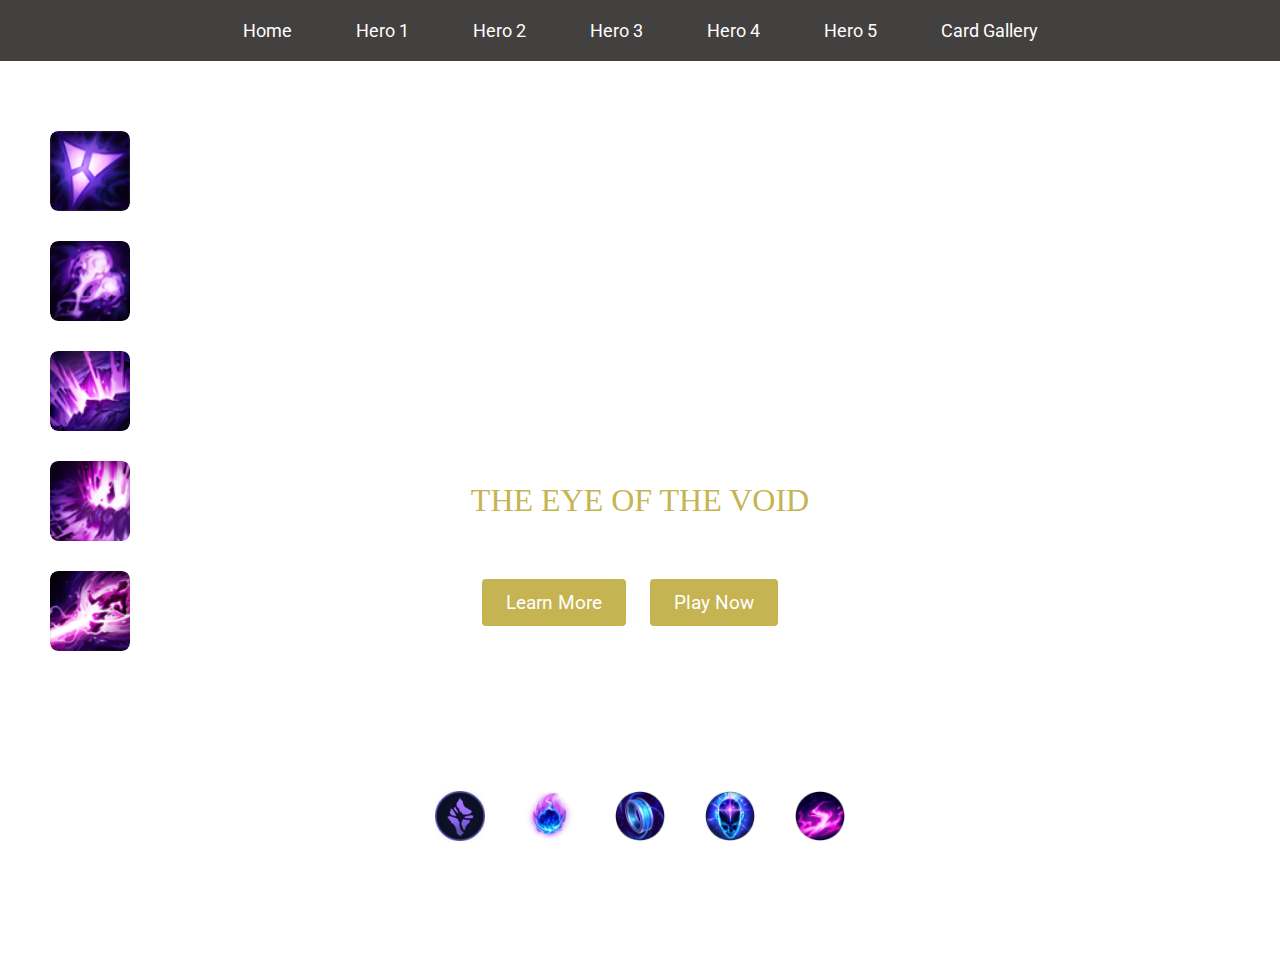
<file: pages/page4/index.html>
<!DOCTYPE html>
<html lang="en">
<head>
    <meta charset="UTF-8">
    <meta name="viewport" content="width=device-width, initial-scale=1.0">
    <link rel="stylesheet" href="https://fonts.googleapis.com/css2?family=Roboto:wght@400;700&display=swap">
    <link href="https://fonts.googleapis.com/css2?family=Poppins:wght@300;400;500;600;700&display=swap" rel="stylesheet">
    <link href="https://fonts.googleapis.com/css2?family=Libre+Baskerville:ital,wght@0,400;0,700;1,400&display=swap" rel="stylesheet">
    <link rel="stylesheet" href="../page2/assets/css/header.css">
    <link rel="stylesheet" href="../page4/assets/css/style.css">

    <title>Hands On 2</title>
</head>
<body>
    <header class="header">
        <nav>
            <ul>
                <li><a href="../../index.html">Home</a></li>
                <li><a href="../page1/index.html">Hero 1</a></li>
                <li><a href="../page1/index.html">Hero 2</a></li>
                <li><a href="../page3/index.html">Hero 3</a></li>
                <li><a href="../page4/index.html">Hero 4</a></li>
                <li><a href="../page5/index.html">Hero 5</a></li>
                <li><a href="../card-gallery/index.html">Card Gallery</a></li>
            </ul>
        </nav>
    </header>
    <section class="hero-4" style="background-image: url('https://c.tenor.com/tbZLvmmkfXcAAAAd/tenor.gif');">
        <div class="top-left">
            <div class="side-item">
                <div class="image-container1">
                    <img src="../../assets/img/velkoz-organic-deconstruction.webp" alt="Image 1">
                </div>
                <div class="text-container">
                    <h3>Organic Deconstruction</h3>
                </div>
            </div>
            <div class="side-item">
                <div class="image-container2">
                    <img src="../../assets/img/velkoz-plasma-fission.png" alt="Image 2">
                </div>
                <div class="text-container3">
                    <h3>Plasma Fission</h3>
                </div>
            </div>
            <div class="side-item">
                <div class="image-container3">
                    <img src="../../assets/img/velkoz-void-rift.png" alt="Image 3">
                </div>
                <div class="text-container5">
                    <h3>Void Rift</h3>
                </div>
            </div>
            <div class="side-item">
                <div class="image-container4">
                    <img src="../../assets/img/velkoz-tectonic-disruption.png" alt="Image 4">
                </div>
                <div class="text-container">
                    <h3>Tectonic Disruption</h3>
                </div>
            </div>
            <div class="side-item">
                <div class="image-container5">
                    <img src="../../assets/img/velkoz-life-form-disintegration-ray.png" alt="Image 5">
                </div>
                <div class="text-container">
                    <h3>Life Form Disintegration Ray</h3>
                    
                </div>
            </div>
        </div>
        
        <div class="content">
            <div class="text-container">
                <h1>VEL'KOZ</h1>
                <div class="section-divider"></div>
                <h2>THE EYE OF THE VOID</h2>
                <p>THE VOID</p>
            </div>
            <div class="button-container">
                <a href="#" class="button">Learn More</a>
                <a href="#" class="button">Play Now</a>
            </div>
        </div>
        
        <div class="bottom-center">
            <div class="image-container">
                <img src="../../assets/img/sorcery.webp" alt="Image 1">
            </div>
            <div class="image-container">
                <img src="../../assets/img/arcane-comet.webp" alt="Image 2">
            </div>
            <div class="image-container">
                <img src="../../assets/img/manaflow-band.webp" alt="Image 3">
            </div>
            <div class="image-container">
                <img src="../../assets/img/transcendence.webp" alt="Image 4">
            </div>
            <div class="image-container">
                <img src="../../assets/img/scorch.webp" alt="Image 5">
            </div>
        </div>
    </section>
    
</body>
</html>
</file>
<file: assets/css/header.css>
* {
    margin:0 ;
    padding: 0;
    box-sizing: border-box;
}
@import url("https://fonts.googleapis.com/css2?family=Poppins:wght@300;400;500;600;700&display=swap");
@import url("https://fonts.googleapis.com/css2?family=Libre+Baskerville:ital,wght@0,400;0,700;1,400&display=swap");

:root {
    --color-primary: #ffffff;
    --color-secondary: #333333;
    --color-accent: #c6a288;
    --font-primary: 'Libre Baskerville', serif; 
}

body {
    
    padding: 0px;
    margin: 0px;

}

.hero {
    background-image: url('https://media4.giphy.com/media/v1.Y2lkPTc5MGI3NjExM3FieDhkNHlkcmxrcHlta2V0d282a3J4czJvOWQwMnhsMHBrYXFudyZlcD12MV9pbnRlcm5hbF9naWZfYnlfaWQmY3Q9Zw/ivsMxG8IgcX6nRPU0f/giphy.webp');
    background-size: cover;
    background-position: center;
    background-attachment: fixed; /* Keeps the background fixed while scrolling */
    color: #252525;
    text-align: center;
    padding: 100px 20px; /* Adjust padding as needed */
    height: 100vh; /* Make the hero section height equal to viewport height */
    display: flex;
    flex-direction: column;
    justify-content: center;
    align-items: center;
}

.hero-content {
    max-width: 600px;
    margin: 0 auto;
    z-index: 1; /* Ensure content is above the background */
}

.hero h2 {
    font-size: 3rem;
    margin-bottom: 20px;
}

.hero p {
    font-size: 1.2rem;
    margin-bottom: 40px;
    opacity: 0.8;
}

.button-container {
    margin-top: 20px;
}

.button {
    display: inline-block;
    padding: 12px 24px;
    background-color: #4caf4f44;
    color: #fff;
    text-decoration: none;
    border-radius: 4px;
    font-size: 1.2rem;
    margin-right: 10px;
    transition: background-color 0.3s ease;
}

.button:hover {
    background-color: #45a049;
}
</file>
<file: pages/hero2/assets/css/header.css>
* {
    padding: 0;
    margin: 0;
    box-sizing: 0;
}


.header {
    background-color: rgba(8, 4, 4, 0.76);
    padding: 20px 0;
    text-align: center;
    
}

.header nav ul {
    list-style-type: none;

    & li {
        display: inline;
    margin: 0 10px;
    }
    
}



.header nav ul li a {
    color: white;
    text-decoration: none;
    font-size: 18px;
    padding: 10px 20px;
    border-radius: 5px;

    &:hover {
        outline: solid 2px #fff;
    }
}
</file>
<file: pages/card-gallery/assets/css/style.css>
* {
    margin:0 ;
    padding: 0;
    box-sizing: border-box;
    font-family: 'Roboto',sans-serif;
}
@import url("https://fonts.googleapis.com/css2?family=Poppins:wght@300;400;500;600;700&display=swap");
@import url("https://fonts.googleapis.com/css2?family=Libre+Baskerville:ital,wght@0,400;0,700;1,400&display=swap");

:root {
    --color-primary: #ffffff;
    --color-secondary: #333333;
    --color-accent: #c6a288;
    --font-primary: 'Libre Baskerville', serif; 
}

body {
    
    padding: 0px;
    margin: 0px;
    

}

.header-page {
    padding: 20px;
    text-align: center;
    
    & h1, h2 {
        font-family: 'Libre Baskerville', serif;
       


    }
}

h2 {
    padding-left: 10px;
    align-items: center;
    justify-content: center;
    text-align: center;


}
h3 {
    padding-left: 10px;
    align-items: center;
    justify-content: center;
    text-align: center;
    font-weight: 100;
    margin-left: 30px;
    margin-right: 30px;
}



.header-page a {
    color: #9c9696;
    text-decoration: none;
    margin: 0 10px;
}

.section-divider {
    margin: 20px 0;
    border-top: 2px solid #000000;
}


/* <--------------- Card Static Designs ------------------> */

.card1 {
    position: relative;
    height: 400px;
    margin-left: 20%;
    margin-right: 20%;
    display: flex;
    flex-direction: column;
    gap: 10px;
    margin-top: 30px;
}

.card1 .imgBx {
    position: relative;
    width: 60%; /* Adjusted width to 60% */
    height: 70%; /* Adjust the height as needed */
    background: red;
    display: flex;
    justify-content: center;
    align-items: center;
    margin-left: auto; /* Auto margin on left */
    margin-right: auto; /* Auto margin on right */
    border-radius: 15px;
    background: url(https://i.pinimg.com/564x/fe/f6/15/fef61538f35829a7b3a5b2ff5d962a0b.jpg);
    background-size: cover;


}

.card1 .content {
    position: relative;
    width: 60%;
    height: 50%;
    background: #232949;
    margin-left: auto;
    margin-right: auto;
    border-radius: 15px;
    border-top-left-radius: 0;
    display: flex;
    justify-content: center;
    align-items: center;
    color: #fff;
}
.price {
    
    position: absolute;
    bottom: 163px; /* Adjust top position */
    right: 45%; /* Adjust left position */
    height: 80px;
    width: 35%;
    background: #232949;
    display: flex;
    justify-content: center;
    align-items: center;
    color: #fff;
    border-top: 8px solid #fff; 
    border-right: 8px solid #fff;
    border-top-right-radius: 25px;
    padding: 20px 15px;


    &:after {
        content:'';
        position: absolute;
        bottom: 0;
      
        height: 25px;
        width: 25px;
        background: transparent;
        border-radius: 50%;
        right:-23px;
        bottom: -1px;
        box-shadow: -10px 10px 0 #232949;

    }
}

.imgBx::before {
    content:'';
        position:absolute;
        bottom: 69px;
        right: 97%;
        width: 20px;
        height: 20px;
        background: transparent;
        z-index: 5;
        border-radius: 50%;
        box-shadow: -6px 7px 0 #fff;
        

}

.imgBx::after {
    content:'';
        position:absolute;
        bottom: 1px;
        right: 175px;
        width: 20px;
        height: 20px;
        background: transparent;
        z-index: 5;
        border-radius: 50%;
        box-shadow: -6px 7px 0 #fff;

}

.price a {
    position: relative;
    background:#ffffff;
    top: -5px;
    right: 2px;
    padding: 10px 30%;
    color:#000000;
    text-decoration: none;
    border-radius: 5px;
    font-family:'Lucida Sans', 'Lucida Sans Regular', 'Lucida Grande', 'Lucida Sans Unicode', Geneva, Verdana, sans-serif ;
    font-weight: 500;
    
    
}

.content p {
    color:#fff;
    text-align: start;
    margin: 25px
    
}


/* <-------- Design 2 ----------> */

.container2 {
    display: flex;
    justify-content: center;
    align-items: center;
    flex-wrap: wrap;
    

    .card2 {
        position: relative;
        width: 50dvh;
        height: 60dvh;
        background-color: rgb(33, 12, 110);
        border-radius: 20px;
        border-top-left-radius: 80px;
        margin-top: 30px;
    }
    
    .box {
        position: absolute;
        inset: 22px;
        background:#282828;
        border-radius: 10px;
    }

    .icon {
        position: absolute;
        width: 160px;
        height: 150px;
        background-color:rgb(33, 12, 110);
        border-bottom-right-radius: 50%;
       
    }


}


.icon .iconBox {
    position: absolute;
    inset: 10px;
    background: #282828;
    border-radius: 50%;
    border-top-right-radius: 10px;
    border-bottom-left-radius: 10px;

}

.iconBox img {
    width: 100%;
    height: 100%;
    object-fit: cover;
    border-radius: 50%;
    border-top-right-radius: 10px;
    border-bottom-left-radius: 10px;
}

.content2 {
    position: absolute;
    padding: 20px;
    color: #c7c7c7;
    top:140px;
    text-align: center;
    justify-content: center;
    text-transform: uppercase;
    font-size: 12px;
    letter-spacing: 0.5px;

    & h2 {
        color: #fff;
        font-size: 1rem;
        font-weight: 800;
        text-transform: uppercase;
        letter-spacing: 0.3em;
        padding-bottom: 20px;
        
    }
}


/* <-------- Design 3 -------> */

.container3 {
    position: relative;
    display: flex;
    justify-content: center;
    align-items: center;
    flex-wrap: wrap;

    .card3 {
        position: relative;
        width: 60dvh;
        height: 60dvh;
        background: #205329;
        margin-bottom: 20px;
        border-radius: 20px;
        box-shadow: 0 35px 80px rgba(0,0,0.15); 
        transition: 0.5s;
        margin-top: 35px;
        
    }

    .imageBox3 {
        position:absolute;
        width: 25dvw;
        height: 45dvh;
        background: #333;
        border-radius: 12px;
        top: 25px;
        right: 8%;
        transition: 0.5s;
        
    }
}



.imageBox3 img {
    position: absolute;
    height: 100%;
    width: 100%;
    border-radius: 10px;
    overflow: hidden;
}



.content3 {
    position: absolute;
    width: 100%;
    padding: 10px 50px;
    text-align: center;
    top: 85%;
    font-size: 1.5rem;
    height:50px;
    overflow: hidden;
    
    
}

.content3 h2 {
    color: #c5b451; 
    font-size: 2rem; 
    margin: 0; 
    font-family:'Libre Baskerville',serif ;
    letter-spacing: 2px;
}

/* <----------- Design 4 ----------------> */


.card4-container {
    display: flex;
    justify-content: center;
    flex-wrap: wrap;
    margin-top: 50px;
}

.card4 {
    width: 325px;
    height: auto;
    background-color: #f0f0f0;
    border-radius: 8px;
    overflow:hidden;
    box-shadow: 0px 2px 4px rgba(0,0,0.15);
    margin: 20px;

}

.card4 .ahri {
    width: 100%;
    height: 200px;
    background-size: cover;
    justify-content: center;

}

.card4-content {
    padding: 15px;

    .button4 {
        display: inline-block;
        padding: 8px 16px;
        background-color: #333;
        text-decoration: none;
        border-radius: 5px;
        margin-top: 16px;
        color: #fff;
        margin-left: 190px;
    }
}

.card4-content h3{
    font-size: 28px;
    margin-bottom: 7px;
    font-family: 'Poppins',serif;
    margin-left: 10px;

}

.card4-content p{
    color: #666;
    font-size: 15px;
    line-height: 1.3;
    margin-left: 5px;
}


/* <--------------- Design 5 --------------------> */

.slide-container {
    margin: auto;
    width: 600px;
    text-align: center;
  }
  
  .wrapper {
    padding-top: 40px;
    padding-bottom: 40px;
  }
  
  .clash-card-barbarian {
    background: white;
    width: 300px;
    display: inline-block;
    margin: auto;
    border-radius: 10px;
    position: relative;
    text-align: center;
    box-shadow: -1px 15px 30px -12px black;
    z-index: 9999;
  }
  
  .clash-card__image {
    position: relative;
    justify-content: center;
    height: 230px;
    margin-bottom: 20px;
    border-top-left-radius: 10px;
    border-top-right-radius: 10px;
    overflow: hidden; 
  }
  
  .clash-card__image img {
    width: auto;
    height: 100%;
    max-width: 100%; 
    display: block;
    margin: 0 auto; 
    position: relative;
    top: 50%;
    transform: translateY(-50%);
  }
  
  
  
  .clash-card__unit-name {
    font-size: 26px;
    color: black;
    font-weight: 900;
    margin-bottom: 5px;
  }
  
  .clash-card__unit-description {
    padding: 0 20px;
    margin-bottom: 10px;
    color: #666;
    line-height: 1.4;
  }
  
  .clash-card__unit-stats {
    color: white;
    font-weight: 700;
    border-bottom-left-radius: 10px;
    border-bottom-right-radius: 10px;
    background-color: #a16d42;
    overflow: hidden; 
  }
  
  .clash-card__unit-stats .one-third {
    width: 33.33%;
    float: left;
    padding: 20px 15px;
    box-sizing: border-box;
    text-align: center;
    border-right: 1px solid rgba(255, 255, 255, 0.2);
  }
  
  .clash-card__unit-stats .one-third:last-child {
    border-right: none; 
  }
  
  .clash-card__unit-stats sup {
    position: absolute;
    bottom: 4px;
    font-size: 45%;
    margin-left: 2px;
  }
  
  .clash-card__unit-stats .stat {
    font-size: 24px;
    margin-bottom: 5px;
  }
  
  .clash-card__unit-stats .stat-value {
    text-transform: uppercase;
    font-weight: 400;
    font-size: 12px;
  }
  
  .clearfix:after {
    content: "";
    display: table;
    clear: both;
  }
  
  .slick-prev {
    left: 100px;
    z-index: 999;
  }
  
  .slick-next {
    right: 100px;
    z-index: 999;
  }



  /* <----------- Dynamic Cards ------------> */

  /* <-----------Design 1 ------------------> */
  .card1-dynamic {
    position: relative;
    height: 400px;
    margin-left: 20%;
    margin-right: 20%;
    display: flex;
    flex-direction: column;
    gap: 10px;
    margin-top: 30px;
}

.card1-dynamic .imgBx-dynamic {
    position: relative;
    width: 60%;
    height: 70%;
    background: red;
    display: flex;
    justify-content: center;
    align-items: center;
    margin-left: auto;
    margin-right: auto;
    border-radius: 15px;
    background: url(https://i.pinimg.com/564x/fe/f6/15/fef61538f35829a7b3a5b2ff5d962a0b.jpg);
    background-size: cover;
    overflow: hidden;
    transition: transform 0.3s ease; 
}

.card1-dynamic .imgBx-dynamic:hover {
    transform: translateY(-10px); 
}

.card1-dynamic .content-dynamic {
    position: relative;
    width: 60%;
    height: 50%;
    background: #232949;
    margin-left: auto;
    margin-right: auto;
    border-radius: 15px;
    border-top-left-radius: 0;
    display: flex;
    justify-content: center;
    align-items: center;
    color: #fff;
}

.price-dynamic {
    position: absolute;
    bottom: 163px;
    right: 45%;
    height: 80px;
    width: 35%;
    background: #232949;
    display: flex;
    justify-content: center;
    align-items: center;
    color: #fff;
    border-top: 8px solid #fff;
    border-right: 8px solid #fff;
    border-top-right-radius: 25px;
    padding: 20px 15px;
    z-index: 10; 

    &:after {
        content: '';
        position: absolute;
        bottom: 0;
        height: 25px;
        width: 25px;
        background: transparent;
        border-radius: 50%;
        right: -23px;
        bottom: -1px;
        box-shadow: -10px 10px 0 #232949;
    }
}

.imgBx-dynamic::before {
    content: '';
    position: absolute;
    bottom: 69px;
    right: 97%;
    width: 20px;
    height: 20px;
    background: transparent;
    z-index: 5;
    border-radius: 50%;
    box-shadow: -6px 7px 0 #fff;
}

.imgBx-dynamic::after {
    content: '';
    position: absolute;
    bottom: 1px;
    right: 175px;
    width: 20px;
    height: 20px;
    background: transparent;
    z-index: 5;
    border-radius: 50%;
    box-shadow: -6px 7px 0 #fff;
}

.price-dynamic a {
    position: relative;
    background: #ffffff;
    top: -5px;
    right: 2px;
    padding: 10px 30%;
    color: #000000;
    text-decoration: none;
    border-radius: 5px;
    font-family: 'Lucida Sans', 'Lucida Sans Regular', 'Lucida Grande', 'Lucida Sans Unicode', Geneva, Verdana, sans-serif;
    font-weight: 500;
}

.content-dynamic p {
    color: #fff;
    text-align: start;
    margin: 25px;
}

.content-dynamic:hover {
    transform: translateY(10px);
}

.price-dynamic:hover {
    transform: translateX(-12px);
}


/* <----------------- Design 2 ------------------> */

.container2-dynamic {
    display: flex;
    justify-content: center;
    align-items: center;
    flex-wrap: wrap;

    .card2-dynamic {
        position: relative;
        width: 50dvh;
        height: 60dvh;
        background-color: rgb(33, 12, 110);
        border-radius: 20px;
        border-top-left-radius: 80px;
        margin-top: 30px;
    }
    
    .box-dynamic {
        position: absolute;
        inset: 22px;
        background:#797026;
        border-radius: 10px;
    }

    .icon-dynamic {
        position: absolute;
        width: 160px;
        height: 150px;
        background-color:rgb(33, 12, 110);
        border-bottom-right-radius: 50%;
        transition: 0.5s;
       
    }


}

.icon-dynamic:hover {
    width:100%;
}

.icon-dynamic::before {
    content: '';
    position: absolute;
    left: 0;
    width: 30px;
    height: 30px;
    background: transparent;
    bottom: -29px;
    border-top-left-radius: 30px;
    box-shadow: -10px -10px 0 5px rgb(33, 12, 110);

}

.icon-dynamic::after {
    content: '';
    position: absolute;
    right: -20px;
    width: 20px;
    height: 20px;
    background: transparent;
    top: -1px;
    border-top-left-radius: 30px;
    box-shadow: -10px -10px 0 5px rgb(33, 12, 110);

}

.icon-dynamic .iconBox-dynamic {
    position: absolute;
    inset: 12px;
    background: #282828;
    border-radius: 50%;
    border-top-right-radius: 10px;
    border-bottom-left-radius: 10px;

}

.iconBox-dynamic img {
    width: 100%;
    height: 100%;
    object-fit: cover;
    border-radius: 50%;
    border-top-right-radius: 10px;
    border-bottom-left-radius: 10px;
}

.content2-dynamic {
    position: absolute;
    padding: 20px;
    color: #c7c7c7;
    top:140px;
    text-align: center;
    justify-content: center;
    text-transform: uppercase;
    font-size: 12px;
    letter-spacing: 0.5px;

    & h3 {
        color: #fff;
        font-size: 1rem;
        font-weight: 800;
        text-transform: uppercase;
        letter-spacing: 0.3em;
        padding-bottom: 20px;
        
    }
}


/* <----------- Design 3 ------------> */


.container3-dynamic {
    position: relative;
    display: flex;
    justify-content: center;
    align-items: center;
    flex-wrap: wrap;
    margin-top: 30px;

    .card3-dynamic {
        position: relative;
        width: 60dvh;
        height: 60dvh;
        background: #205329;
        margin-bottom: 20px;
        border-radius: 20px;
        box-shadow: 0 35px 80px rgba(0,0,0.15); 
        transition: 0.5s;
        
    }

    .imageBox3-dynamic {
        position:absolute;
        width: 25dvw;
        height: 45dvh;
        background: #333;
        border-radius: 12px;
        top: 25px;
        right: 8%;
        transition: 0.5s;
        
    }
}

.card3-dynamic:hover {
    height: 70vh;
}

.imageBox3-dynamic:hover {
    top: -120px;
    scale: 0.75;
    box-shadow: 0 15px 45px rgba(0,0,0.2);
}

.imageBox3-dynamic img {
    position: absolute;
    height: 100%;
    width: 100%;
    border-radius: 10px;
    overflow: hidden;
}



.content3-dynamic {
    position: absolute;
    width: calc(100% - 40px); 
    padding: 20px;
    text-align: center;
    top: 50%;
    left: 50%;
    transform: translate(-50%, -50%);
    background-color: #20532917; 
    opacity: 0; 
    transition: opacity 0.5s; 
    
}

.card3-dynamic:hover .content3-dynamic {
    opacity: 1; 
}

.content3-dynamic h2 {
    color: #c5b451;
    font-size: 2rem;
    font-weight: bold;
    text-transform: uppercase;
    letter-spacing: 1px;
    margin: 0; 
    font-family:'Libre Baskerville',serif ;
}

.content3-dynamic p {
    font-size: 1.5rem;
    color: #ffffff;
    margin-top: 10px;
    font-size: 20px;
}

/* <------------------- Design 4 ------------------> */

.container3 {
    position: relative;
    display: flex;
    justify-content: center;
    align-items: center;
    flex-wrap: wrap;

    .card3 {
        position: relative;
        width: 60dvh;
        height: 60dvh;
        background: #205329;
        margin-bottom: 20px;
        border-radius: 20px;
        box-shadow: 0 35px 80px rgba(0,0,0.15); 
        transition: 0.5s;
        
    }

    .imageBox3 {
        position:absolute;
        width: 25dvw;
        height: 45dvh;
        background: #333;
        border-radius: 12px;
        top: 25px;
        right: 8%;
        transition: 0.5s;
        
    }
}



.imageBox3 img {
    position: absolute;
    height: 100%;
    width: 100%;
    border-radius: 10px;
    overflow: hidden;
}



.content3 {
    position: absolute;
    width: 100%;
    padding: 10px 50px;
    text-align: center;
    top: 85%;
    font-size: 1.5rem;
    height:50px;
    overflow: hidden;
    
    
}

.content3 h2 {
    color: #c5b451; 
    font-size: 2rem; 
    margin: 0; 
    font-family:'Libre Baskerville',serif ;
    letter-spacing: 2px;
}

/* <----------- Design 4 ----------------> */


.card4-container4 {
    display: flex;
    justify-content: center;
    flex-wrap: wrap;
    margin-top: 50px;
}

.card4-4 {
    width: 325px;
    height: auto;
    background-color: #f0f0f0;
    border-radius: 8px;
    overflow:hidden;
    box-shadow: 0px 2px 4px rgba(0,0,0.15);
    margin: 20px;
    perspective: 1000px; /* Perspective for 3D effect */
    transition: transform 0.5s; /* Smooth transition for transform */

}

.card4-4:hover {
    transform: rotateY(180deg); /* Rotate the card on hover */
}

.card4-4 .ahri {
    width: 100%;
    height: 200px;
    background-size: cover;
    justify-content: center;

}

.card4-content4 {
    padding: 15px;

    .button4-4 {
        display: inline-block;
        padding: 8px 16px;
        background-color: #333;
        text-decoration: none;
        border-radius: 5px;
        margin-top: 16px;
        color: #fff;
        margin-left: 190px;
        transition: transform 0.3s; /* Smooth transition for transform */
    }
}

.card4-4:hover .button4-4 {
    transform: rotateY(180deg); /* Ensures button text is readable during flip */
}

.card4-content4 h3{
    font-size: 28px;
    margin-bottom: 7px;
    font-family: 'Poppins',serif;
    margin-left: 10px;

}

.card4-content4 p{
    color: #666;
    font-size: 15px;
    line-height: 1.3;
    margin-left: 5px;
}


/* <--------------- Design 5 ---------------> */
.slide-container-5 {
    margin: auto;
    width: 600px;
    text-align: center;
}

.wrapper-5 {
    padding-top: 40px;
    padding-bottom: 40px;
}

.clash-card-barbarian-5 {
    background: white;
    width: 300px;
    display: inline-block;
    margin: auto;
    border-radius: 10px;
    position: relative;
    text-align: center;
    box-shadow: -1px 15px 30px -12px black;
    z-index: 9999;
    overflow: hidden;
    transition: transform 0.3s ease, box-shadow 0.3s ease; /* Transition for scale and box-shadow */
}

.clash-card-barbarian-5:hover {
    transform: scale(1.05); /* Scale up on hover */
    box-shadow: 0px 0px 20px rgba(0, 0, 0, 0.3); /* Add shadow on hover */
}

.clash-card__image-5 {
    position: relative;
    justify-content: center;
    height: 230px;
    margin-bottom: 20px;
    border-top-left-radius: 10px;
    border-top-right-radius: 10px;
    overflow: hidden;
}

.clash-card__image-5 img {
    width: auto;
    height: 100%;
    max-width: 100%;
    display: block;
    margin: 0 auto;
    position: relative;
    top: 50%;
    transform: translateY(-50%);
}

.clash-card__unit-name-5 {
    font-size: 26px;
    color: black;
    font-weight: 900;
    margin-bottom: 5px;
    transition: color 0.3s ease; /* Transition for name color change on hover */
}

.clash-card__unit-name-5:hover {
    color: #a16d42; /* Change name color on hover */
}

.clash-card__unit-description-5 {
    padding: 0 20px;
    margin-bottom: 10px;
    color: #666;
    line-height: 1.4;
}

.clash-card__unit-stats-5 {
    color: white;
    font-weight: 700;
    border-bottom-left-radius: 10px;
    border-bottom-right-radius: 10px;
    background-color: #a16d42;
    overflow: hidden;
}

.clash-card__unit-stats-5 .one-third-5 {
    width: 33.33%;
    float: left;
    padding: 20px 15px;
    box-sizing: border-box;
    text-align: center;
    border-right: 1px solid rgba(255, 255, 255, 0.2);
    transition: transform 0.3s ease; /* Transition for flipping animation */
    cursor: pointer; /* Add pointer cursor */
    backface-visibility: hidden; /* Ensures smooth animation */
    transform-style: preserve-3d; /* Ensures 3D transformation */
}

.clash-card__unit-stats-5 .one-third-5:last-child {
    border-right: none;
}

.clash-card__unit-stats-5 .one-third-5:hover {
    transform: rotateY(180deg); /* Flip on Y-axis on hover */
}

.clash-card__unit-stats-5 sup {
    position: absolute;
    bottom: 4px;
    font-size: 45%;
    margin-left: 2px;
}

.clash-card__unit-stats-5 .stat-5 {
    font-size: 24px;
    margin-bottom: 5px;
}

.clash-card__unit-stats-5 .stat-value-5 {
    text-transform: uppercase;
    font-weight: 400;
    font-size: 12px;
}

.clearfix-5:after {
    content: "";
    display: table;
    clear: both;
}

.slick-prev-5 {
    left: 100px;
    z-index: 999;
}

.slick-next-5 {
    right: 100px;
    z-index: 999;
}
</file>
<file: pages/hero1/assets/css/style.css>
* {
    padding: 0;
    margin: 0;
    box-sizing: border-box;
    font-family: 'Roboto',sans-serif;
}
@import url("https://fonts.googleapis.com/css2?family=Poppins:wght@300;400;500;600;700&display=swap");
@import url("https://fonts.googleapis.com/css2?family=Libre+Baskerville:ital,wght@0,400;0,700;1,400&display=swap");

root {
    --font-primary: 'Roboto',sans-serif;
 }


body {
    overflow-x: hidden;
    background-color: #f0f0f0;
    color: #333;
}


.hero {
    position: relative;
    height: 100vh;
    display: flex;
    align-items: center;
    justify-content: center;
    color: white;
}

.background {
    position: absolute;
    top: 0;
    left: 0;
    width: 100%;
    height: 100%;
    background-image: url('https://pa1.narvii.com/5979/c4d5aef8240b1ddfac0310e6120f61455f6ba3cc_hq.gif');
    background-size: cover;
    background-position: center;
    filter: brightness(0.5);
    z-index: -1;
}

.content {
    text-align: center;
    padding: 20px;
}

.title {
    font-size: 4rem;
    margin-bottom: 20px;
    text-transform: uppercase;

}

.subtitle2 {
    font-size: 3rem;
    margin-bottom: 10px;
    text-transform: uppercase;

}
.details {
    display: flex;
    align-items: center;
    justify-content: center;
    margin-bottom: 30px;
}

.date, .description {
    margin-right: 20px;
}

.day, .month {
    font-weight: bold;
    text-transform: uppercase;
    letter-spacing: 2px;
}

.description .text {
    font-size: 1.2rem;
    line-height: 1.6;
}

.subtitle2 {
    font-weight: bold;
    font-size: 1.5rem;
    letter-spacing: 5px;
    margin-top: 10px;
}

.cards {
    display: flex;
    justify-content: space-between; /* Adjusted to create a 30/70 split */
    margin-top: 50px;
}



.cards {
    display: flex;
    justify-content: space-evenly; /* Adjusted to create a 30/70 split */
    margin-top: 50px;
}

.card-league,
.card-champions {
    background-color: rgba(0, 0, 0, 0.2);
    padding: 20px;
    border-radius: 8px;
    text-align: center;
    width: calc(30% - 15px);
    position: relative; 
    
}

.typeIcon {
    width: 60px; 
    height: 60px; 
    background-color: rgba(0, 0, 0, 0.5); 
    border-radius: 50%; 
    position: absolute;
    top: -30px; 
    left: 50%;
    transform: translateX(-50%); 
}

.typeIcon img {
    max-width: 100%;
    max-height: 100%;
    display: block;
    margin: auto;
}

.role {
    margin-top: 20px;
    text-align: center;
}

.role h5 {
    font-size: 1rem;
    font-weight: bold;
}
</file>
<file: pages/hero2/assets/css/style.css>
* {
    margin: 0;
    padding: 0;
    box-sizing: border-box;
}

body {
    font-family: 'Roboto', sans-serif;
    background-color: #f0f0f0;
}


.hero {
    position: relative;
    height: 100vh;
    display: flex;
    align-items: center;
    justify-content: center;
    overflow: hidden;
}

.hero .background {
    position: absolute;
    top: 0;
    left: 0;
    width: 100%;
    height: 100%;
    overflow: hidden;
}

.hero .background .background-image {
    width: 100%;
    height: 100%;
    object-fit: cover;
    filter: brightness(0.6) contrast(1.2);
}

.hero .background .overlay {
    position: absolute;
    top: 0;
    left: 0;
    width: 100%;
    height: 100%;
    background-color: rgba(0, 0, 0, 0.4);
}

.hero .content {
    display: flex;
    align-items: center;
    justify-content: space-around;
    position: relative;
    z-index: 1;
    width: 100%;
    max-width: 1200px;
    padding: 0 20px;
}

.hero .content .left {
    flex: 1;
    text-align: center;
}

.hero .content .left .character-image {
    width: 80%;
    max-width: 400px;
    border-radius: 10px;
    box-shadow: 0 10px 20px rgba(0, 0, 0, 0.3);
}

.hero .content .right {
    flex: 1;
    display: flex;
    flex-direction: column;
    justify-content: center;
    padding: 20px;
}

.hero .content .right .text-content {
    text-align: center;
}

.hero .content .right .subtitle {
    font-size: 1.5rem;
    color: #fff;
    margin-bottom: 10px;
}

.hero .content .right .title {
    font-size: 3rem;
    font-weight: bold;
    color: #fff;
    margin-bottom: 20px;
}

.hero .content .right .description {
    font-size: 1.2rem;
    color: #fff;
    line-height: 1.6;
    margin-bottom: 20px;
}

.hero .content .right .button {
    display: inline-block;
    padding: 12px 24px;
    background-color: #4CAF50;
    color: #fff;
    text-decoration: none;
    font-size: 1.2rem;
    border-radius: 5px;
    transition: background-color 0.3s ease;
}
</file>
<file: pages/hero3/assets/css/style.css>
*,
*::before,
*::after {
    margin: 0;
    padding: 0;
    box-sizing: border-box;
    font-family: 'Roboto', sans-serif;
}


@import url("https://fonts.googleapis.com/css2?family=Poppins:wght@300;400;500;600;700&display=swap");
@import url("https://fonts.googleapis.com/css2?family=Libre+Baskerville:ital,wght@0,400;0,700;1,400&display=swap");

/* Root variables */
:root {
    --color-primary: #ffffff;
    --color-secondary: #333333;
    --color-accent: #c6a288;
    --font-primary: 'Libre Baskerville', serif; 
}

/* Body styles */
body {
    margin: 0;
    padding: 0;
}

/* V section styles */
.v {
    position: relative;
    width: 100%;
    height: 100vh;
    overflow: hidden;
    display: flex;
    justify-content: center;
    align-items: center;
}

.background {
    position: absolute;
    top: 0;
    left: 0;
    width: 100%;
    height: 100%;
    overflow: hidden;
}

.background-image {
    width: 100%;
    height: 100%;
    object-fit: cover; 
    filter: brightness(0.5); 
}

.overlay {
    position: absolute;
    top: 0;
    left: 0;
    width: 100%;
    height: 100%;
    
}

.content {
    position: relative;
    z-index: 2;
    text-align: center;
    padding: 50px;
    color: var(--color-primary);
}

.title {
    font-size: 4rem;
    font-weight: 600;
    margin-bottom: 10px;
    font-family: 'Libre Baskerville',serif;
}

.subtitle {
    font-size: 1.7rem;
    font-weight: 600;
    margin-bottom: 20px;
    letter-spacing: 0.5px;
    color:#c5b451;
    
}

.description {
    font-size: 1.2rem;
    line-height: 1.6;
    margin-bottom: 15px;
}

.mid {
    display: flex;
    align-items: center;
    justify-content: space-around;
    margin-top: 50px;
}

.left-text,
.right-text {
    flex: 1;
    text-align: center;
}

.zed {
    width: 100%; 
    max-width: 500px; 
    height: auto; 
    border-radius: 10px;
    box-shadow: 0 8px 16px rgba(0, 0, 0, 0.3);
}


.right-text p {
    font-size: 1.1rem;
    line-height: 1.6;
    box-shadow:0 8px 16px rgb(85, 0, 0);
    padding: 40px;
    border-radius: 0px 0px 10px;
    font-family: 'Libre Baskerville',serif;
    color:#c5b451;
    text-align: left;
   
}

.left-text p{
    font-size: 1.1rem;
    line-height: 1.6;
    box-shadow:0 8px 16px rgb(85, 0, 0) ;
    padding: 50px;
    border-radius: 0 10px;
    font-family: 'Libre Baskerville',serif;
    color:#c5b451;
}
</file>
<file: pages/hero4/assets/css/style.css>
*,
*::before,
*::after {
    margin: 0;
    padding: 0;
    box-sizing: border-box;
    font-family: 'Roboto', sans-serif;
}


@import url("https://fonts.googleapis.com/css2?family=Poppins:wght@300;400;500;600;700&display=swap");
@import url("https://fonts.googleapis.com/css2?family=Libre+Baskerville:ital,wght@0,400;0,700;1,400&display=swap");


:root {
    --color-primary: #ffffff;
    --color-secondary: #333333;
    --color-accent: #c6a288;
    --font-primary: 'Libre Baskerville', serif; 
}

/* Hero section */
.hero-4 {
    position: relative;
    display: flex;
    justify-content: center;
    align-items: center;
    height: 100vh;
    background-size: cover;
    background-position: center;
    color: #fff;
    overflow: hidden;
}
/* Styling for the left side items */
.top-left {
    position: absolute;
    top: 20px; /* Adjust the top position as needed */
    left: 20px; /* Adjust the left position as needed */
    z-index: 1; /* Ensure it's above the background */
    margin-top: 20px;
   
}

.side-item {
    display: flex;
    align-items: center;
    margin: 30px;
    margin-top: 30px;

}

.side-item .image-container1 {
    width: 80px; /* Adjust image container width */
    height: 80px; /* Adjust image container height */
    margin-right: 10px; /* Adjust spacing between image and text */
    overflow: hidden;
    border-radius: 8px;

    & img {
        width: 100%;
        height: 100%;
        object-fit: cover;
        border-radius: 8px;
        
    }
    
}

.side-item .image-container2 {
    width: 80px; /* Adjust image container width */
    height: 80px; /* Adjust image container height */
    margin-right: 10px; /* Adjust spacing between image and text */
    overflow: hidden;
    border-radius: 8px;
    
    & img {
        width: 100%;
        height: 100%;
        object-fit: cover;
        border-radius: 8px;
    }

}
.side-item .image-container3 {
    width: 80px; /* Adjust image container width */
    height:80px; /* Adjust image container height */
    margin-right: 10px; /* Adjust spacing between image and text */
    overflow: hidden;
    border-radius: 8px;
    
    
    & img {
        width: 100%;
        height: 100%;
        object-fit: cover;
        border-radius: 8px;
    }

}

.side-item .image-container4 {
    width: 80px; 
    height: 80px; 
    margin-right: 10px; 
    overflow: hidden;
    border-radius: 8px;
    
    & img {
        width: 100%;
        height: 100%;
        object-fit: cover;
        border-radius: 8px;
    }

}

.side-item .image-container5 {
    width: 80px;
    height: 80px; 
    margin-right: 10px; 
    overflow: hidden;
    border-radius: 8px;
    
    & img {
        width: 100%;
        height: 100%;
        object-fit: cover;
        border-radius: 8px;
    }

}


.side-item .text-container {
    flex: 1; 
    font-size: 12px;
}

.side-item p {
    font-size: 10px; 
    line-height: 1.2;
    opacity: 0.8;
    margin: 0;
}


.content {
    text-align: center;
    max-width: 800px;
    z-index: 1;
}

.bottom-center {
    display: flex;
    justify-content: center;
    align-items: center;
    position: absolute;
    bottom: 20px;
    width: 100%;
    z-index: 1;
}

.image-container {
    width: 100px;
    height: 100px;
    margin: 0 20px;
    overflow: hidden;
    border-radius: 8px;
}



.content {
    text-align: center;
    max-width: 800px;
    z-index: 1;
}

.text-container {
    margin-bottom: 20px;
}

.text-container3 .text-container5 {
    font-size: 12px;
}


h1 {
    font-size: 3.5rem;
    margin-bottom: 10px;
    font-family: 'Libre Bakersville',serif;
}

h2 {
    font-size: 2rem;
    font-weight: 500;
    margin-bottom: 10px;
    color: #c5b451;
    font-family: 'Libre Bakersville',serif;
}

p {
    font-size: 1.2rem;
    line-height: 1.6;
    opacity: 0.8;
    font-weight: 800;
    letter-spacing: 1px;
}

.bottom-center {
    display: flex;
    justify-content: center;
    align-items: center;
    position: absolute;
    bottom: 20px;
    width: 100%;
    z-index: 1; 
}

.image-container {
    width: 50px;
    height: 50px;
    margin: 0 20px;
    overflow: hidden;
    border-radius: 8px;
    margin-bottom: 100px;
}

.image-container img {
    width: 100%;
    height: 100%;
    object-fit: cover;
    border-radius: 8px;
}

.button-container {
    margin-top: 20px;
    
}

.button {
    display: inline-block;
    padding: 12px 24px;
    margin-right: 20px;
    font-size: 1.2rem;
    text-decoration: none;
    color: #fff;
    background-color: #c5b451;
    border: none;
    border-radius: 4px;
    cursor: pointer;
    transition: background-color 0.3s ease;
}


.section-divider {
    margin: 10px 0;
    border-top: 2px solid #ffffff;
    
}

/* <-------------------------- Design 5 --------------------------------> */
</file>
<file: pages/hero5/assets/css/style.css>
* {
    margin: 0;
    padding: 0;
}

body {
    overflow-x: hidden;
    background-color: #ffffff;
    color: #333;
    font-family: 'Roboto',sans-serif;
   
}

.hero {
    position: relative;
    height: 100vh;
    display: flex;
    align-items: center;
    justify-content: center;
    color: white;
    background-image: url('https://media1.tenor.com/m/VBvF2AWtEssAAAAd/leblanc-leblanc-lol.gif');
    background-size: cover; 
    background-position: center; 
}


.background {
    position: absolute;
    top: 0;
    left: 0;
    width: 100%;
    height: 100%;
    
    background-size: cover;
    background-position: center;
    z-index: -1;
}

.centered-image {
    width: 700px;
    height: auto;
    max-width: 100%;
    max-height: 100%;
    position: absolute;
    bottom: 0;
    left: 50%;
    transform: translateX(-50%);
    object-fit: contain;
}



.hero1-content {
    position: absolute;
    top: 100px; /* Adjust top position as needed */
    left: 20px; /* Adjust left position as needed */
    max-width: 400px; /* Adjust max-width as needed */
    padding: 20px;
    background-color: transparent;
 }
 
 
 .hero1-content h1 {
    font-size: 36px;
    font-family: 'Gill Sans', 'Gill Sans MT', Calibri, 'Trebuchet MS', sans-serif;
    font-weight: bold;
    margin-bottom: 10px;
 }
 
 
 .hero1-content h3 {
    font-size: 24px;
    font-family: 'Gill Sans', 'Gill Sans MT', Calibri, 'Trebuchet MS', sans-serif;
    margin-bottom: 10px;
    color: rgba(212, 210, 80, 0.37);
 }
 
 
 .hero1-content .desc {
    font-size: 15px;
    font-family: 'Franklin Gothic Medium', 'Arial Narrow', Arial, sans-serif;
    line-height: 1.6;
    width: 80%; 
    max-width: 400px; 
    margin-right: 25px; 
 }



.name {
    position: absolute;
    top: 80px;
    right: 40px;
    padding: 20px;
    z-index: 1;
}

.name h1 {
    
    font-size: 130px;
    font-family: 'Gill Sans', 'Gill Sans MT', Calibri, 'Trebuchet MS', sans-serif;
    font-weight: bold;
    color: #948f45;
    margin-bottom: -45px;
    text-shadow: 2px 2px 4px rgba(0, 0, 0, 0.5);

}

.img-container {
    position: absolute;
    top: 50%;
    left: 50%;
    transform: translate(-50%, -50%);
    width: 200px;
    padding: 20px;
    background-color: transparent;
    border-radius: 10px;
    z-index: 1;
}

.desc2 {
    position: absolute;
    top: -360%;
    left: 10%;
    width: 150px;
    padding: 6px;
    background-color: rgba(212, 210, 80, 0.37);
    border-radius: 10px;
    z-index: 1;
}

.desc2 h3{
    font-size: 15px;
    font-family:'Lucida Sans', 'Lucida Sans Regular', 'Lucida Grande', 'Lucida Sans Unicode', Geneva, Verdana, sans-serif;
}

.cont1 {
    position: absolute;
    top: -600%;
    left: -50%;
    width: 150px;
    padding: 6px;
    background-color: rgba(212, 210, 80, 0.37);
    border-radius: 10px;
    z-index: 0;
}

.cont2 {
    position: absolute;
    bottom: -450%;
    right: -40%;
    width: 150px;
    padding: 6px;
    background-color: rgba(212, 210, 80, 0.37);
    border-radius: 10px;
    z-index: 2;
}

.desc2 img,
.cont1 img,
.cont2 img {
    max-width: 100%;
    height: auto;
    display: block;
    margin-bottom: 10px;
}


.hero1-content2 {
    position: absolute;
    bottom: 120px; /* Adjust bottom position as needed */
    right: 15px; /* Adjust right position as needed */
    max-width: 400px; /* Adjust max-width as needed */
    padding: 20px;
    background-color: transparent;
    color: rgb(255, 255, 255); /* Ensure text color is visible */
    text-align: right; /* Justify text to the right */

    z-index: 1; /* Ensure it's above the background */
 }
 
 
 .hero1-content2 h1 {
    font-size: 36px;
    color: rgb(255, 255, 255);
    font-family: 'Gill Sans', 'Gill Sans MT', Calibri, 'Trebuchet MS', sans-serif;
    font-weight: bold;
    margin-bottom: 10px;
    text-align: right; /* Align the h1 text to the right */
 }
 
 
 .hero1-content2 h3 {
    font-size: 15px;
    font-family: 'Franklin Gothic Medium', 'Arial Narrow', Arial, sans-serif;
    line-height: 1.6;
    width: 100%; /* Ensure full width */
    max-width: 250px; /* Limit maximum width */
    margin-right: 0; /* Remove right margin */
    text-align: right; /* Justify text to the right */
 }
</file>
<file: pages/page2/assets/css/header.css>
* {
    padding: 0;
    margin: 0;
    box-sizing: 0;
}


.header {
    background-color: rgba(8, 4, 4, 0.76);
    padding: 20px 0;
    text-align: center;
    
}

.header nav ul {
    list-style-type: none;

    & li {
        display: inline;
    margin: 0 10px;
    }
    
}



.header nav ul li a {
    color: white;
    text-decoration: none;
    font-size: 18px;
    padding: 10px 20px;
    border-radius: 5px;

    &:hover {
        outline: solid 2px #fff;
    }
}
</file>
<file: pages/page1/assets/css/style.css>
* {
    padding: 0;
    margin: 0;
    box-sizing: border-box;
    font-family: 'Roboto',sans-serif;
}
@import url("https://fonts.googleapis.com/css2?family=Poppins:wght@300;400;500;600;700&display=swap");
@import url("https://fonts.googleapis.com/css2?family=Libre+Baskerville:ital,wght@0,400;0,700;1,400&display=swap");

root {
    --font-primary: 'Roboto',sans-serif;
 }


body {
    overflow-x: hidden;
    background-color: #f0f0f0;
    color: #333;
}


.hero {
    position: relative;
    height: 100vh;
    display: flex;
    align-items: center;
    justify-content: center;
    color: white;
}

.background {
    position: absolute;
    top: 0;
    left: 0;
    width: 100%;
    height: 100%;
    background-image: url('https://pa1.narvii.com/5979/c4d5aef8240b1ddfac0310e6120f61455f6ba3cc_hq.gif');
    background-size: cover;
    background-position: center;
    filter: brightness(0.5);
    z-index: -1;
}

.content {
    text-align: center;
    padding: 20px;
}

.title {
    font-size: 4rem;
    margin-bottom: 20px;
    text-transform: uppercase;

}

.subtitle2 {
    font-size: 3rem;
    margin-bottom: 10px;
    text-transform: uppercase;

}
.details {
    display: flex;
    align-items: center;
    justify-content: center;
    margin-bottom: 30px;
}

.date, .description {
    margin-right: 20px;
}

.day, .month {
    font-weight: bold;
    text-transform: uppercase;
    letter-spacing: 2px;
}

.description .text {
    font-size: 1.2rem;
    line-height: 1.6;
}

.subtitle2 {
    font-weight: bold;
    font-size: 1.5rem;
    letter-spacing: 5px;
    margin-top: 10px;
}

.cards {
    display: flex;
    justify-content: space-between; /* Adjusted to create a 30/70 split */
    margin-top: 50px;
}



.cards {
    display: flex;
    justify-content: space-evenly; /* Adjusted to create a 30/70 split */
    margin-top: 50px;
}

.card-league,
.card-champions {
    background-color: rgba(0, 0, 0, 0.2);
    padding: 20px;
    border-radius: 8px;
    text-align: center;
    width: calc(30% - 15px);
    position: relative; 
    
}

.typeIcon {
    width: 60px; 
    height: 60px; 
    background-color: rgba(0, 0, 0, 0.5); 
    border-radius: 50%; 
    position: absolute;
    top: -30px; 
    left: 50%;
    transform: translateX(-50%); 
}

.typeIcon img {
    max-width: 100%;
    max-height: 100%;
    display: block;
    margin: auto;
}

.role {
    margin-top: 20px;
    text-align: center;
}

.role h5 {
    font-size: 1rem;
    font-weight: bold;
}
</file>
<file: pages/page2/assets/css/style.css>
* {
    margin: 0;
    padding: 0;
    box-sizing: border-box;
}

body {
    font-family: 'Roboto', sans-serif;
    background-color: #f0f0f0;
}


.hero {
    position: relative;
    height: 100vh;
    display: flex;
    align-items: center;
    justify-content: center;
    overflow: hidden;
}

.hero .background {
    position: absolute;
    top: 0;
    left: 0;
    width: 100%;
    height: 100%;
    overflow: hidden;
}

.hero .background .background-image {
    width: 100%;
    height: 100%;
    object-fit: cover;
    filter: brightness(0.6) contrast(1.2);
}

.hero .background .overlay {
    position: absolute;
    top: 0;
    left: 0;
    width: 100%;
    height: 100%;
    background-color: rgba(0, 0, 0, 0.4);
}

.hero .content {
    display: flex;
    align-items: center;
    justify-content: space-around;
    position: relative;
    z-index: 1;
    width: 100%;
    max-width: 1200px;
    padding: 0 20px;
}

.hero .content .left {
    flex: 1;
    text-align: center;
}

.hero .content .left .character-image {
    width: 80%;
    max-width: 400px;
    border-radius: 10px;
    box-shadow: 0 10px 20px rgba(0, 0, 0, 0.3);
}

.hero .content .right {
    flex: 1;
    display: flex;
    flex-direction: column;
    justify-content: center;
    padding: 20px;
}

.hero .content .right .text-content {
    text-align: center;
}

.hero .content .right .subtitle {
    font-size: 1.5rem;
    color: #fff;
    margin-bottom: 10px;
}

.hero .content .right .title {
    font-size: 3rem;
    font-weight: bold;
    color: #fff;
    margin-bottom: 20px;
}

.hero .content .right .description {
    font-size: 1.2rem;
    color: #fff;
    line-height: 1.6;
    margin-bottom: 20px;
}

.hero .content .right .button {
    display: inline-block;
    padding: 12px 24px;
    background-color: #4CAF50;
    color: #fff;
    text-decoration: none;
    font-size: 1.2rem;
    border-radius: 5px;
    transition: background-color 0.3s ease;
}

.hero .content .right .button:hover {
    background-color: #45a049;
}
</file>
<file: pages/page3/assets/css/style.css>
*,
*::before,
*::after {
    margin: 0;
    padding: 0;
    box-sizing: border-box;
    font-family: 'Roboto', sans-serif;
}


@import url("https://fonts.googleapis.com/css2?family=Poppins:wght@300;400;500;600;700&display=swap");
@import url("https://fonts.googleapis.com/css2?family=Libre+Baskerville:ital,wght@0,400;0,700;1,400&display=swap");

/* Root variables */
:root {
    --color-primary: #ffffff;
    --color-secondary: #333333;
    --color-accent: #c6a288;
    --font-primary: 'Libre Baskerville', serif; 
}

/* Body styles */
body {
    margin: 0;
    padding: 0;
}

/* V section styles */
.v {
    position: relative;
    width: 100%;
    height: 100vh;
    overflow: hidden;
    display: flex;
    justify-content: center;
    align-items: center;
}

.background {
    position: absolute;
    top: 0;
    left: 0;
    width: 100%;
    height: 100%;
    overflow: hidden;
}

.background-image {
    width: 100%;
    height: 100%;
    object-fit: cover; 
    filter: brightness(0.5); 
}

.overlay {
    position: absolute;
    top: 0;
    left: 0;
    width: 100%;
    height: 100%;
    
}

.content {
    position: relative;
    z-index: 2;
    text-align: center;
    padding: 50px;
    color: var(--color-primary);
}

.title {
    font-size: 4rem;
    font-weight: 600;
    margin-bottom: 10px;
    font-family: 'Libre Baskerville',serif;
}

.subtitle {
    font-size: 1.7rem;
    font-weight: 600;
    margin-bottom: 20px;
    letter-spacing: 0.5px;
    color:#c5b451;
    
}

.description {
    font-size: 1.2rem;
    line-height: 1.6;
    margin-bottom: 15px;
}

.mid {
    display: flex;
    align-items: center;
    justify-content: space-around;
    margin-top: 50px;
}

.left-text,
.right-text {
    flex: 1;
    text-align: center;
}

.zed {
    width: 100%; 
    max-width: 500px; 
    height: auto; 
    border-radius: 10px;
    box-shadow: 0 8px 16px rgba(0, 0, 0, 0.3);
}


.right-text p {
    font-size: 1.1rem;
    line-height: 1.6;
    box-shadow:0 8px 16px rgb(85, 0, 0);
    padding: 40px;
    border-radius: 0px 0px 10px;
    font-family: 'Libre Baskerville',serif;
    color:#c5b451;
    text-align: left;
   
}

.left-text p{
    font-size: 1.1rem;
    line-height: 1.6;
    box-shadow:0 8px 16px rgb(85, 0, 0) ;
    padding: 50px;
    border-radius: 0 10px;
    font-family: 'Libre Baskerville',serif;
    color:#c5b451;
}
</file>
<file: pages/page4/assets/css/style.css>
*,
*::before,
*::after {
    margin: 0;
    padding: 0;
    box-sizing: border-box;
    font-family: 'Roboto', sans-serif;
}


@import url("https://fonts.googleapis.com/css2?family=Poppins:wght@300;400;500;600;700&display=swap");
@import url("https://fonts.googleapis.com/css2?family=Libre+Baskerville:ital,wght@0,400;0,700;1,400&display=swap");


:root {
    --color-primary: #ffffff;
    --color-secondary: #333333;
    --color-accent: #c6a288;
    --font-primary: 'Libre Baskerville', serif; 
}

/* Hero section */
.hero-4 {
    position: relative;
    display: flex;
    justify-content: center;
    align-items: center;
    height: 100vh;
    background-size: cover;
    background-position: center;
    color: #fff;
    overflow: hidden;
}
/* Styling for the left side items */
.top-left {
    position: absolute;
    top: 20px; /* Adjust the top position as needed */
    left: 20px; /* Adjust the left position as needed */
    z-index: 1; /* Ensure it's above the background */
    margin-top: 20px;
   
}

.side-item {
    display: flex;
    align-items: center;
    margin: 30px;
    margin-top: 30px;

}

.side-item .image-container1 {
    width: 80px; /* Adjust image container width */
    height: 80px; /* Adjust image container height */
    margin-right: 10px; /* Adjust spacing between image and text */
    overflow: hidden;
    border-radius: 8px;

    & img {
        width: 100%;
        height: 100%;
        object-fit: cover;
        border-radius: 8px;
        
    }
    
}

.side-item .image-container2 {
    width: 80px; /* Adjust image container width */
    height: 80px; /* Adjust image container height */
    margin-right: 10px; /* Adjust spacing between image and text */
    overflow: hidden;
    border-radius: 8px;
    
    & img {
        width: 100%;
        height: 100%;
        object-fit: cover;
        border-radius: 8px;
    }

}
.side-item .image-container3 {
    width: 80px; /* Adjust image container width */
    height:80px; /* Adjust image container height */
    margin-right: 10px; /* Adjust spacing between image and text */
    overflow: hidden;
    border-radius: 8px;
    
    
    & img {
        width: 100%;
        height: 100%;
        object-fit: cover;
        border-radius: 8px;
    }

}

.side-item .image-container4 {
    width: 80px; 
    height: 80px; 
    margin-right: 10px; 
    overflow: hidden;
    border-radius: 8px;
    
    & img {
        width: 100%;
        height: 100%;
        object-fit: cover;
        border-radius: 8px;
    }

}

.side-item .image-container5 {
    width: 80px;
    height: 80px; 
    margin-right: 10px; 
    overflow: hidden;
    border-radius: 8px;
    
    & img {
        width: 100%;
        height: 100%;
        object-fit: cover;
        border-radius: 8px;
    }

}


.side-item .text-container {
    flex: 1; 
    font-size: 12px;
}

.side-item p {
    font-size: 10px; 
    line-height: 1.2;
    opacity: 0.8;
    margin: 0;
}


.content {
    text-align: center;
    max-width: 800px;
    z-index: 1;
}

.bottom-center {
    display: flex;
    justify-content: center;
    align-items: center;
    position: absolute;
    bottom: 20px;
    width: 100%;
    z-index: 1;
}

.image-container {
    width: 100px;
    height: 100px;
    margin: 0 20px;
    overflow: hidden;
    border-radius: 8px;
}



.content {
    text-align: center;
    max-width: 800px;
    z-index: 1;
}

.text-container {
    margin-bottom: 20px;
}

.text-container3 .text-container5 {
    font-size: 12px;
}


h1 {
    font-size: 3.5rem;
    margin-bottom: 10px;
    font-family: 'Libre Bakersville',serif;
}

h2 {
    font-size: 2rem;
    font-weight: 500;
    margin-bottom: 10px;
    color: #c5b451;
    font-family: 'Libre Bakersville',serif;
}

p {
    font-size: 1.2rem;
    line-height: 1.6;
    opacity: 0.8;
    font-weight: 800;
    letter-spacing: 1px;
}

.bottom-center {
    display: flex;
    justify-content: center;
    align-items: center;
    position: absolute;
    bottom: 20px;
    width: 100%;
    z-index: 1; 
}

.image-container {
    width: 50px;
    height: 50px;
    margin: 0 20px;
    overflow: hidden;
    border-radius: 8px;
    margin-bottom: 100px;
}

.image-container img {
    width: 100%;
    height: 100%;
    object-fit: cover;
    border-radius: 8px;
}

.button-container {
    margin-top: 20px;
    
}

.button {
    display: inline-block;
    padding: 12px 24px;
    margin-right: 20px;
    font-size: 1.2rem;
    text-decoration: none;
    color: #fff;
    background-color: #c5b451;
    border: none;
    border-radius: 4px;
    cursor: pointer;
    transition: background-color 0.3s ease;
}

.button:hover {
    background-color: #b49e3d;
}

.section-divider {
    margin: 10px 0;
    border-top: 2px solid #ffffff;
    
}

/* <-------------------------- Design 5 --------------------------------> */
</file>
<file: assets/css/style.css>
/* Reset default browser styles */
*,
*::before,
*::after {
    margin: 0;
    padding: 0;
    box-sizing: border-box;
}

/* Fonts */
@import url("https://fonts.googleapis.com/css2?family=Poppins:wght@300;400;500;600;700&display=swap");
@import url("https://fonts.googleapis.com/css2?family=Roboto:wght@300;400;500;700&display=swap");

/* Root variables */
:root {
    --color-primary: #ffffff;
    --color-secondary: #1a1a1a;
    --color-accent: #c6a288;
    --font-primary: 'Poppins', sans-serif;
    --font-secondary: 'Roboto', sans-serif;
}

/* Body styles */
body {
    font-family: var(--font-secondary);
    color: var(--color-primary);
    background: var(--color-secondary);
    display: flex;
    flex-direction: column;
    align-items: center;
    justify-content: center;
    height: 100vh;
    margin: 0;
    padding: 0;
}

/* Header styles */
.header {
    width: 100%;
    padding: 20px;
    position: absolute;
    top: 0;
    left: 0;
    z-index: 1000;
    background-color: rgba(0, 0, 0, 0.5);
}

.header nav ul {
    list-style-type: none;
    display: flex;
    justify-content: center;
    align-items: center;
}

.header nav ul li {
    margin: 0 15px;
}

.header nav ul li a {
    text-decoration: none;
    color: var(--color-primary);
    font-family: var(--font-primary);
    font-weight: 500;
    text-transform: uppercase;
    transition: color 0.3s ease;
}

.header nav ul li a:hover {
    color: var(--color-accent);
}

.header nav ul li a.active {
    color: var(--color-accent);
}

/* Hero section styles */
.hero {
    position: relative;
    width: 100%;
    height: 100vh;
    display: flex;
    justify-content: center;
    align-items: center;
    overflow: hidden;
}

.hero-content {
    z-index: 1;
    max-width: 800px;
    text-align: center;
    color: var(--color-primary);
}

.hero-title {
    font-family: var(--font-primary);
    font-size: 4rem;
    font-weight: 600;
    margin-bottom: 20px;
}

.hero-description {
    font-family: var(--font-secondary);
    font-size: 1.2rem;
    line-height: 1.6;
    margin-bottom: 40px;
}

.hero-btn {
    display: inline-block;
    padding: 12px 24px;
    text-decoration: none;
    color: var(--color-primary);
    background-color: var(--color-accent);
    border: none;
    border-radius: 5px;
    font-family: var(--font-primary);
    font-weight: 500;
    text-transform: uppercase;
    cursor: pointer;
    transition: background-color 0.3s ease;
}

.hero-btn:hover {
    background-color: #a78363; /* Darker shade of accent color */
}

.wallpaper {
    position: absolute;
    top: 0;
    left: 0;
    width: 100%;
    height: 100%;
    object-fit: cover;
    z-index: -1;
    filter: sepia(0.4) hue-rotate(-10deg) opacity(0.6);
}

/* Content section styles */
.content {
    text-align: center;
    padding: 20px;
    margin-top: 50px;
}

.content .top {
    margin-bottom: 50px;
}

.content .course {
    font-family: var(--font-primary);
    font-size: 1.5rem;
    letter-spacing: 0.1rem;
    font-weight: 300;
    color: var(--color-accent);
}

.content .title {
    font-family: var(--font-primary);
    font-size: 3.5rem;
    letter-spacing: 0.2rem;
    font-weight: 600;
    color: var(--color-primary);
    margin-bottom: 20px;
}

.content .subtitle {
    font-family: var(--font-primary);
    font-size: 2rem;
    letter-spacing: 0.1rem;
    font-weight: 400;
    color: var(--color-primary);
    margin-bottom: 30px;
}

.content .bottom {
    margin-top: 50px;
}

.content .logo {
    width: 100px;
    height: auto;
    margin-bottom: 20px;
}

.content .year {
    font-family: var(--font-primary);
    font-size: 1rem;
    font-weight: 300;
    color: var(--color-accent);
    margin-bottom: 10px;
}

.content .description {
    font-family: var(--font-secondary);
    font-size: 1.1rem;
    color: var(--color-primary);
    line-height: 1.6;
}

/* Footer styles */
.footer {
    width: 100%;
    padding: 20px;
    text-align: center;
    background-color: var(--color-secondary);
    color: var(--color-primary);
}

.footer p {
    font-family: var(--font-secondary);
    font-size: 0.9rem;
}
</file>
